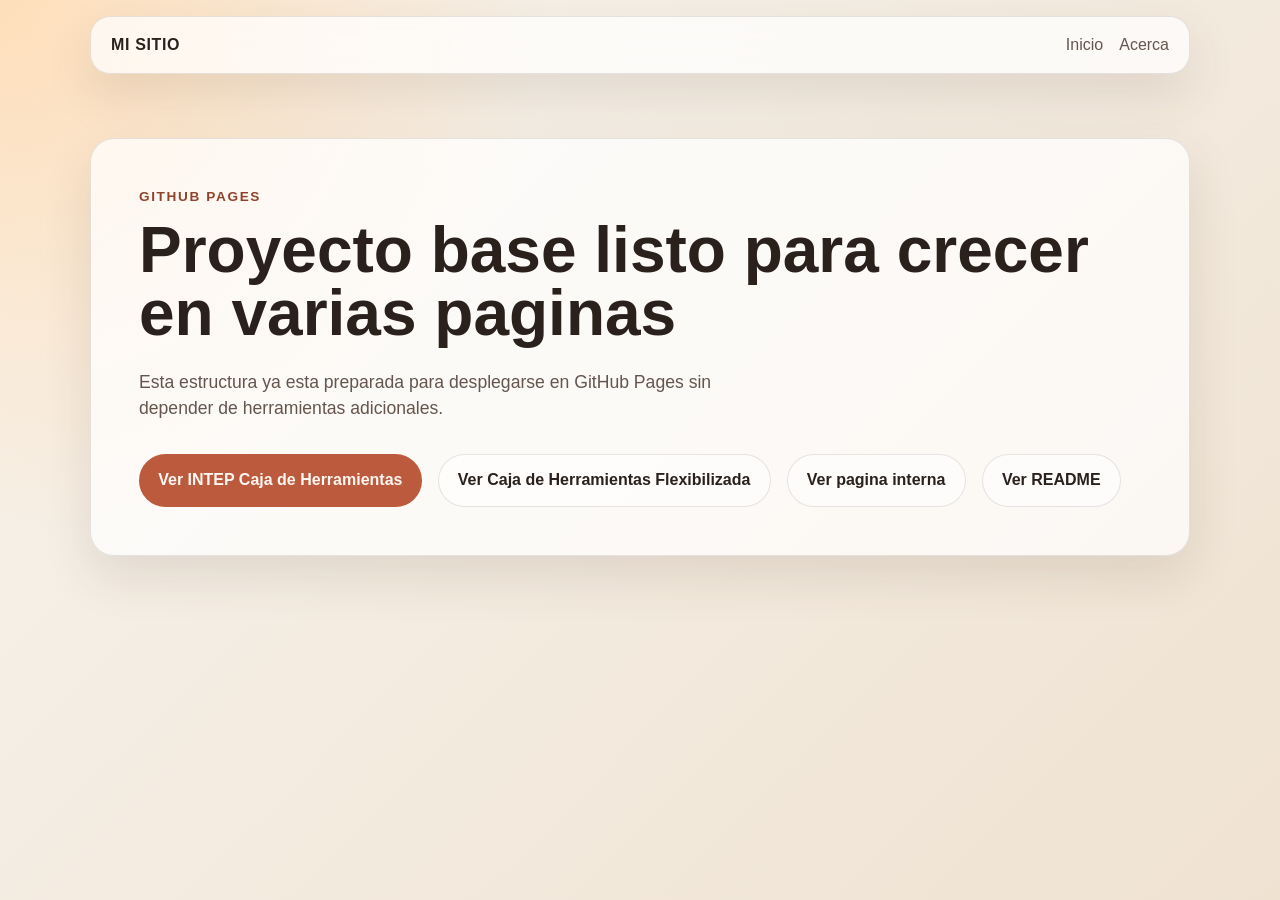
<file: index.html>
<!doctype html>
<html lang="es">
  <head>
    <meta charset="UTF-8" />
    <meta name="viewport" content="width=device-width, initial-scale=1.0" />
    <title>Mi Sitio Web</title>
    <meta
      name="description"
      content="Base inicial de un sitio multipagina listo para GitHub Pages."
    />
    <link rel="stylesheet" href="assets/css/styles.css" />
  </head>
  <body>
    <header class="site-header">
      <div class="container">
        <a class="brand" href="./">Mi Sitio</a>
        <nav class="site-nav" aria-label="Principal">
          <a href="./">Inicio</a>
          <a href="pages/acerca.html">Acerca</a>
        </nav>
      </div>
    </header>

    <main class="hero">
      <div class="container">
        <p class="eyebrow">GitHub Pages</p>
        <h1>Proyecto base listo para crecer en varias paginas</h1>
        <p class="lead">
          Esta estructura ya esta preparada para desplegarse en GitHub Pages sin
          depender de herramientas adicionales.
        </p>
        <div class="actions">
          <a class="button primary" href="intep/">
            Ver INTEP Caja de Herramientas
          </a>
          <a class="button secondary" href="intep/caja-herramientasflexible/">
            Ver Caja de Herramientas Flexibilizada
          </a>
          <a class="button secondary" href="pages/acerca.html">Ver pagina interna</a>
          <a class="button secondary" href="README.md">Ver README</a>
        </div>
      </div>
    </main>
  </body>
</html>
</file>
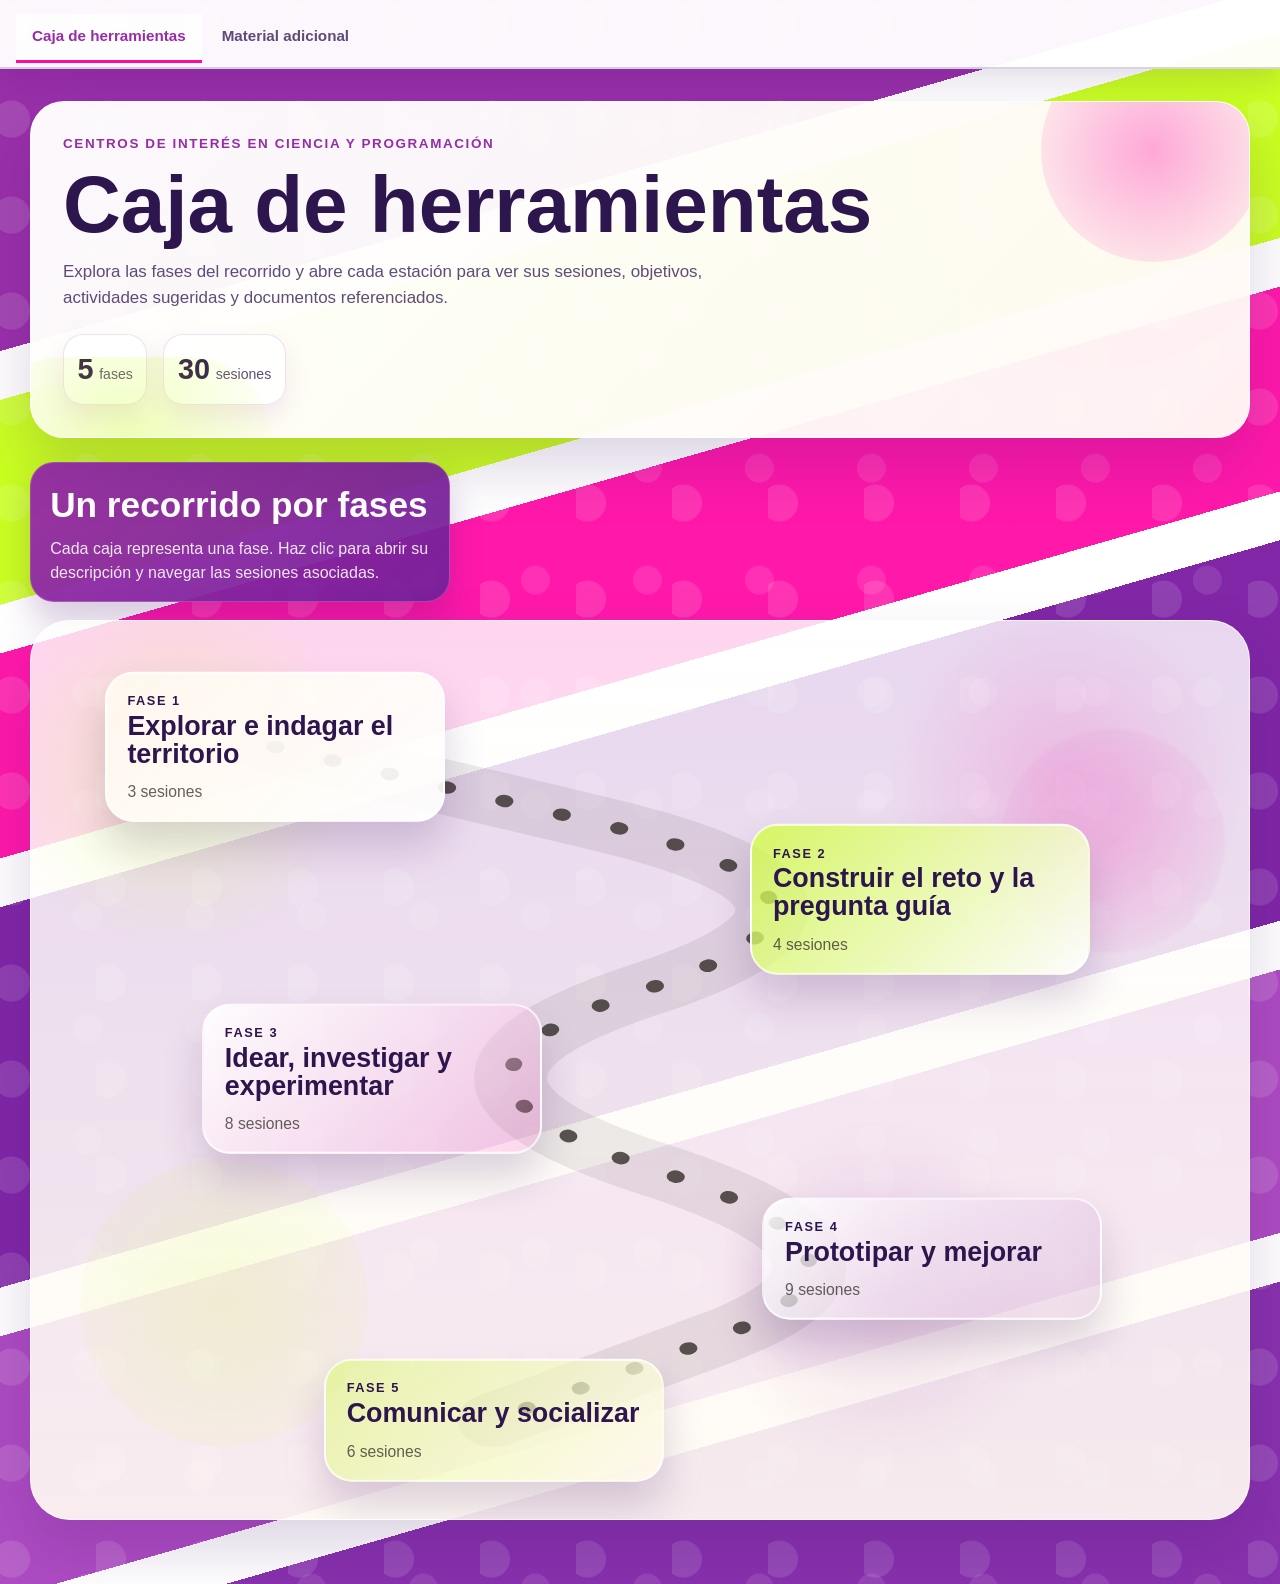
<file: intep/index.html>
<!doctype html>
<html lang="es">
  <head>
    <meta charset="UTF-8" />
    <meta http-equiv="refresh" content="0; url=./caja-herramientas/" />
    <meta name="viewport" content="width=device-width, initial-scale=1.0" />
    <title>Redirigiendo a INTEP</title>
    <script>
      window.location.replace("./caja-herramientas/");
    </script>
  </head>
  <body>
    <p>
      Redirigiendo a <a href="./caja-herramientas/">INTEP Caja de herramientas</a>.
    </p>
  </body>
</html>
</file>
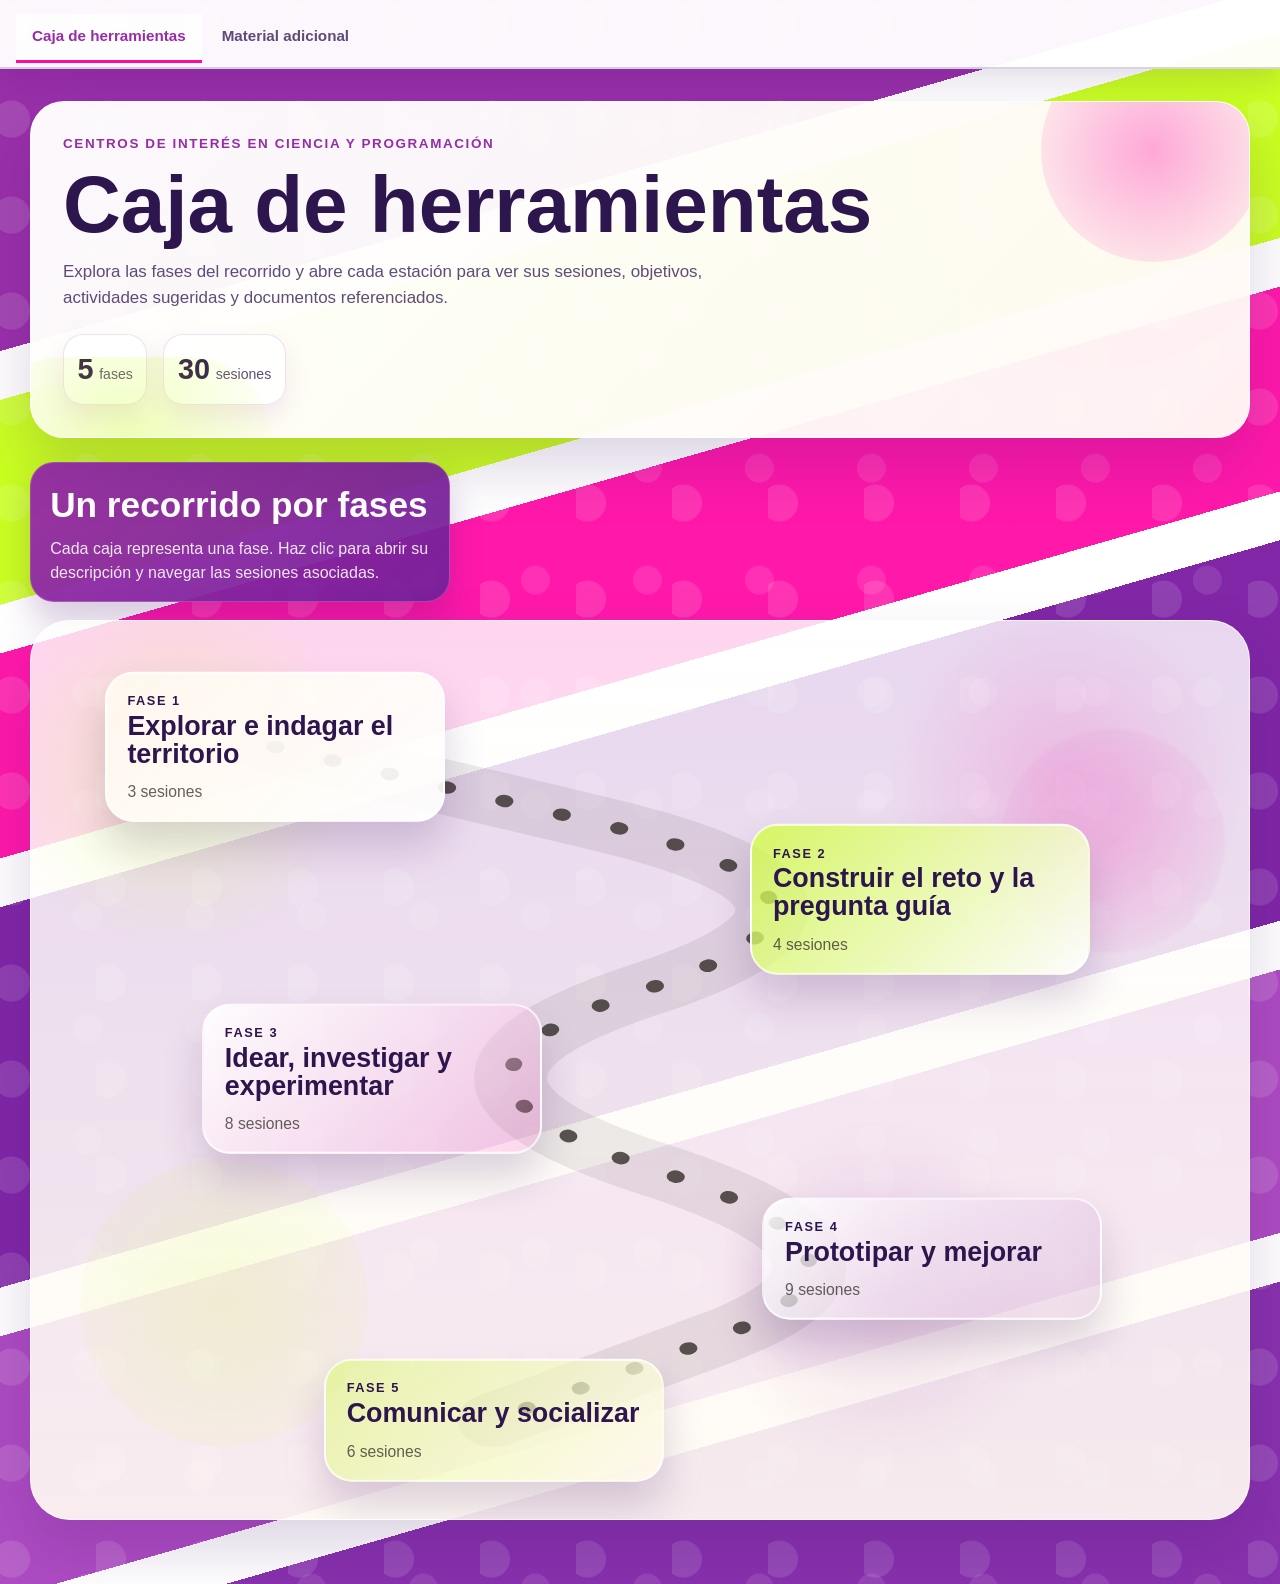
<file: intep/caja-herramientas/index.html>
<!doctype html>
<html lang="es">
  <head>
    <meta charset="UTF-8" />
    <meta name="viewport" content="width=device-width, initial-scale=1.0" />
    <title>INTEP Caja de Herramientas</title>
    <meta
      name="description"
      content="Ruta metodológica visual de la caja de herramientas de INTEP."
    />
    <link rel="stylesheet" href="../assets/css/intep-toolkit.css?v=10" />
  </head>
  <body class="toolkit-page" data-toolkit-page data-toolkit-view="journey">
    <main class="page-shell">
      <nav class="toolkit-tabs" aria-label="Secciones de INTEP">
        <a class="toolkit-tab is-active" href="../caja-herramientas/" aria-current="page">
          Caja de herramientas
        </a>
        <a class="toolkit-tab" href="../material-adicional/">Material adicional</a>
      </nav>

      <section class="intro-panel">
        <p class="eyebrow">Centros de Interés en ciencia y programación</p>
        <h1>Caja de herramientas</h1>
        <div class="intro-copy">
          <p>
            Explora las fases del recorrido y abre cada estación para ver sus
            sesiones, objetivos, actividades sugeridas y documentos
            referenciados.
          </p>
        </div>
        <div class="stats-row" data-stats></div>
      </section>

      <section class="journey-section">
        <div class="journey-copy">
          <h2>Un recorrido por fases</h2>
          <p>
            Cada caja representa una fase. Haz clic para abrir su descripción
            y navegar las sesiones asociadas.
          </p>
        </div>
        <div class="journey-board" data-journey-board>
          <svg class="route-svg" data-route-svg aria-hidden="true"></svg>
          <div class="journey-stations" data-journey-stations></div>
        </div>
      </section>
    </main>

    <div class="phase-modal" data-phase-modal hidden>
      <div class="modal-card" role="dialog" aria-modal="true" aria-labelledby="modal-title">
        <button class="modal-close" type="button" data-close-modal aria-label="Cerrar">
          ×
        </button>
        <section class="modal-hero">
          <span class="modal-kicker" data-modal-count></span>
          <h2 class="modal-title" id="modal-title" data-modal-title></h2>
          <p class="modal-description" data-modal-description></p>
        </section>
        <div class="accordion-list" data-modal-sessions></div>
        <div class="resource-link-list" data-modal-links hidden></div>
      </div>
    </div>

    <script src="../assets/data/intep-complementary-material-data.js?v=2"></script>
    <script src="../assets/data/intep-toolkit-data.js?v=8"></script>
    <script src="../assets/js/intep-toolkit.js?v=13"></script>
  </body>
</html>
</file>
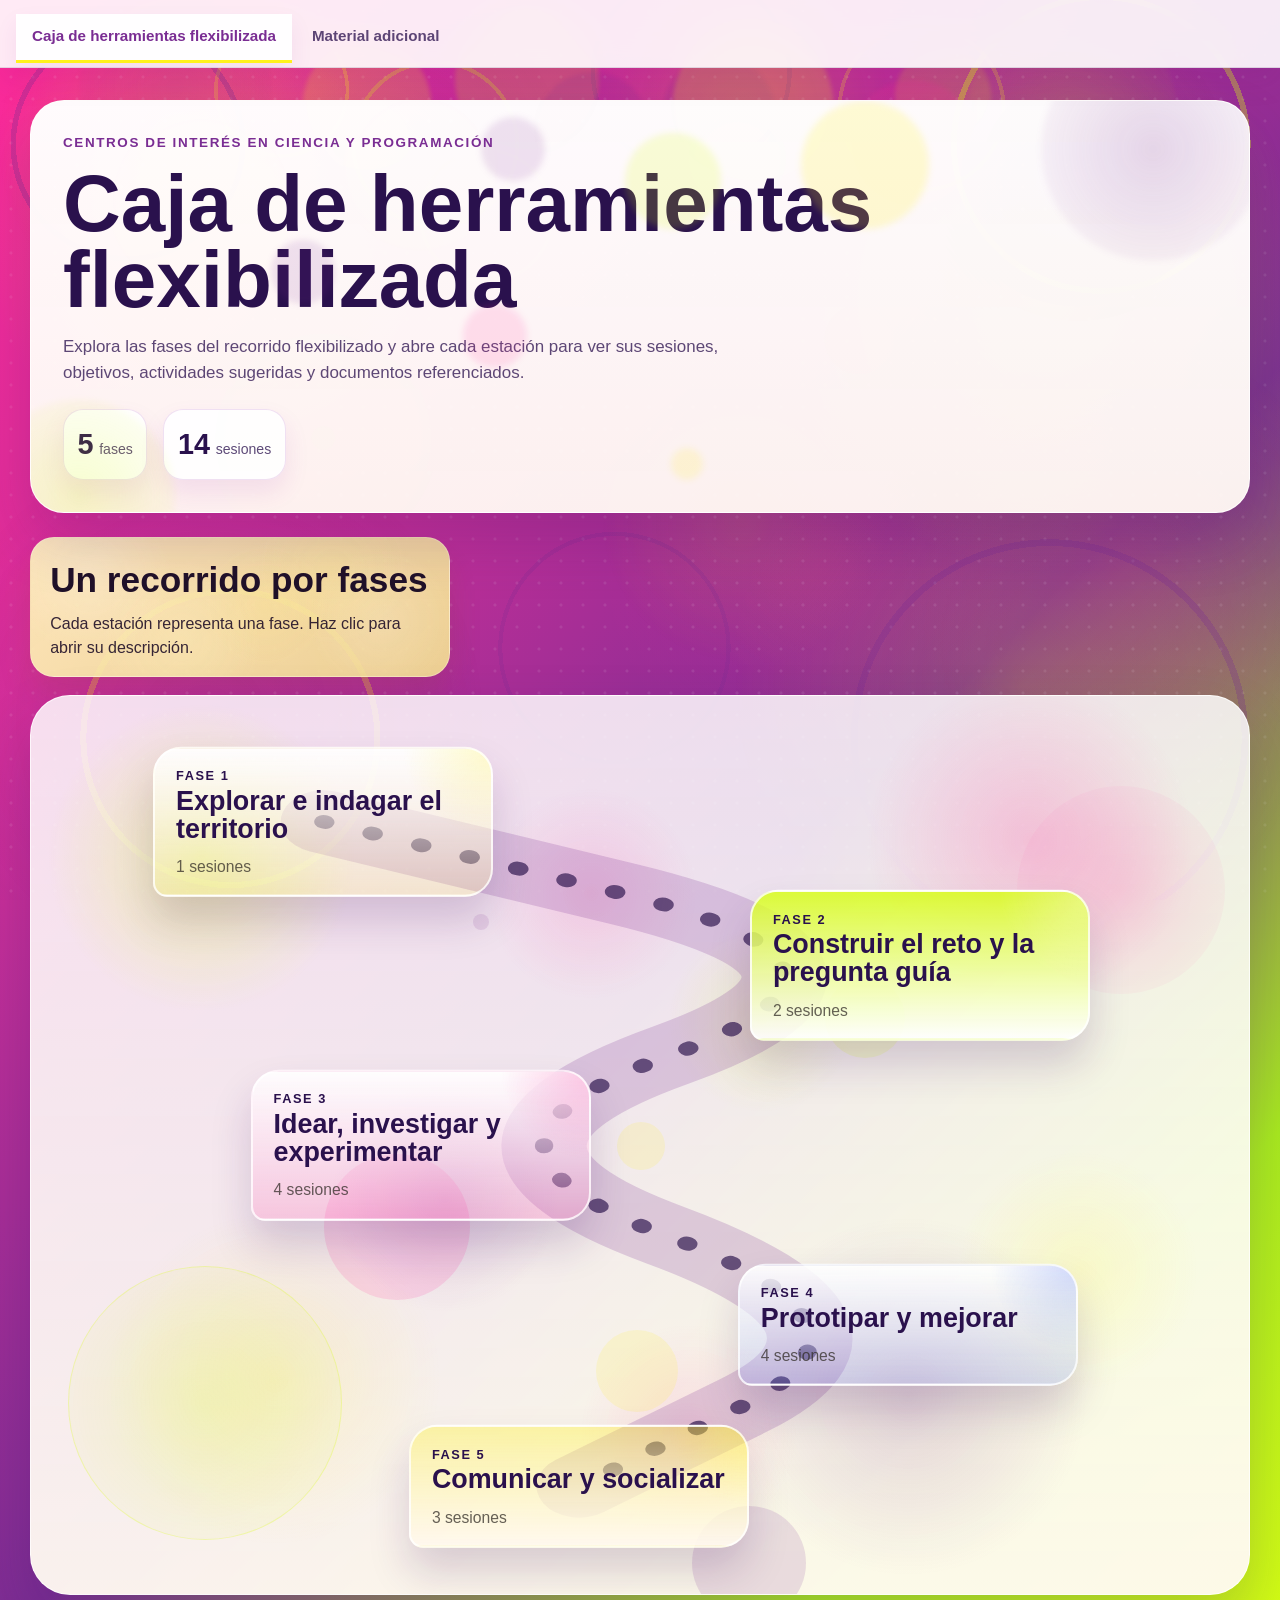
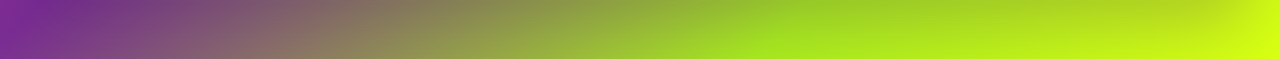
<file: intep/caja-herramientasflexible/index.html>
<!doctype html>
<html lang="es">
  <head>
    <meta charset="UTF-8" />
    <meta name="viewport" content="width=device-width, initial-scale=1.0" />
    <title>INTEP Caja de Herramientas Flexibilizada</title>
    <meta
      name="description"
      content="Ruta metodológica visual de la caja de herramientas flexibilizada de INTEP."
    />
    <link rel="stylesheet" href="../assets/css/intep-toolkit-flexible.css?v=2" />
  </head>
  <body class="toolkit-page" data-toolkit-page data-toolkit-view="journey">
    <main class="page-shell">
      <nav class="toolkit-tabs" aria-label="Secciones de INTEP">
        <a
          class="toolkit-tab is-active"
          href="../caja-herramientasflexible/index.html"
          aria-current="page"
        >
          Caja de herramientas flexibilizada
        </a>
        <a class="toolkit-tab" href="../material-adicionalflexible/index.html">
          Material adicional
        </a>
      </nav>

      <section class="intro-panel">
        <p class="eyebrow">Centros de Interés en ciencia y programación</p>
        <h1>Caja de herramientas flexibilizada</h1>
        <div class="intro-copy">
          <p>
            Explora las fases del recorrido flexibilizado y abre cada estación para
            ver sus sesiones, objetivos, actividades sugeridas y documentos
            referenciados.
          </p>
        </div>
        <div class="stats-row" data-stats></div>
      </section>

      <section class="journey-section">
        <div class="journey-copy">
          <h2>Un recorrido por fases</h2>
          <p>Cada estación representa una fase. Haz clic para abrir su descripción.</p>
        </div>
        <div class="journey-board" data-journey-board>
          <svg class="route-svg" data-route-svg aria-hidden="true"></svg>
          <div class="journey-stations" data-journey-stations></div>
        </div>
      </section>
    </main>

    <div class="phase-modal" data-phase-modal hidden>
      <div class="modal-card" role="dialog" aria-modal="true" aria-labelledby="modal-title">
        <button class="modal-close" type="button" data-close-modal aria-label="Cerrar">
          ×
        </button>
        <section class="modal-hero">
          <span class="modal-kicker" data-modal-count></span>
          <h2 class="modal-title" id="modal-title" data-modal-title></h2>
          <p class="modal-description" data-modal-description></p>
        </section>
        <div class="accordion-list" data-modal-sessions></div>
        <div class="resource-link-list" data-modal-links hidden></div>
      </div>
    </div>

    <script src="../assets/data/intep-toolkit-flexible-data.js?v=2"></script>
    <script src="../assets/js/intep-toolkit-flexible.js?v=2"></script>
  </body>
</html>
</file>
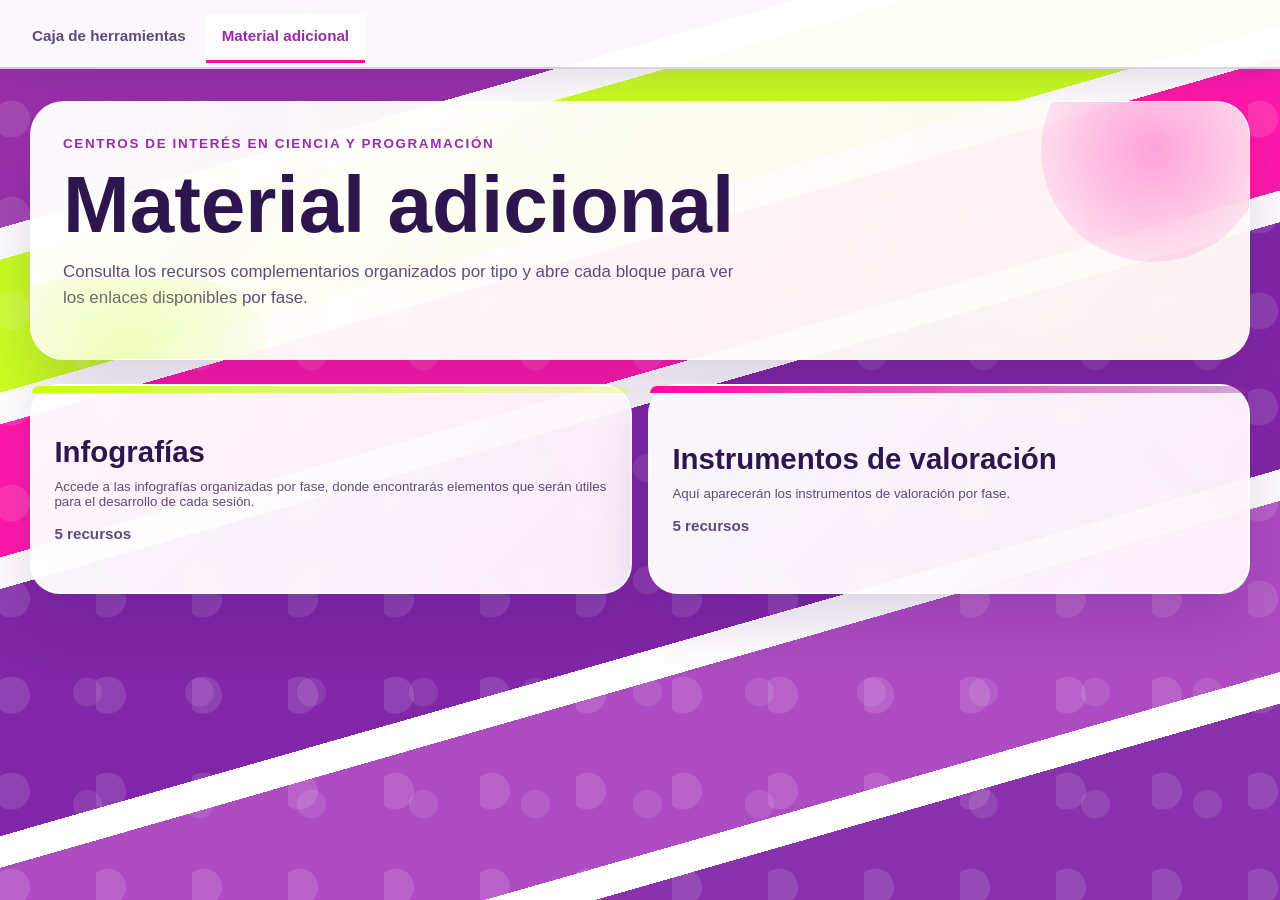
<file: intep/material-adicional/index.html>
<!doctype html>
<html lang="es">
  <head>
    <meta charset="UTF-8" />
    <meta name="viewport" content="width=device-width, initial-scale=1.0" />
    <title>INTEP Material Adicional</title>
    <meta
      name="description"
      content="Material adicional de la caja de herramientas de INTEP."
    />
    <link rel="stylesheet" href="../assets/css/intep-toolkit.css?v=7" />
  </head>
  <body class="toolkit-page" data-toolkit-page data-toolkit-view="materials">
    <main class="page-shell">
      <nav class="toolkit-tabs" aria-label="Secciones de INTEP">
        <a class="toolkit-tab" href="../caja-herramientas/">Caja de herramientas</a>
        <a class="toolkit-tab is-active" href="../material-adicional/" aria-current="page">
          Material adicional
        </a>
      </nav>

      <section class="intro-panel">
        <p class="eyebrow">Centros de Interés en ciencia y programación</p>
        <h1>Material adicional</h1>
        <div class="intro-copy">
          <p>
            Consulta los recursos complementarios organizados por tipo y abre
            cada bloque para ver los enlaces disponibles por fase.
          </p>
        </div>
      </section>

      <section class="resources-section">
        <div class="resource-grid" data-additional-materials></div>
      </section>
    </main>

    <div class="phase-modal" data-phase-modal hidden>
      <div class="modal-card" role="dialog" aria-modal="true" aria-labelledby="modal-title">
        <button class="modal-close" type="button" data-close-modal aria-label="Cerrar">
          ×
        </button>
        <section class="modal-hero">
          <span class="modal-kicker" data-modal-count></span>
          <h2 class="modal-title" id="modal-title" data-modal-title></h2>
          <p class="modal-description" data-modal-description></p>
        </section>
        <div class="accordion-list" data-modal-sessions></div>
        <div class="resource-link-list" data-modal-links hidden></div>
      </div>
    </div>

    <script src="../assets/data/intep-toolkit-data.js?v=1"></script>
    <script src="../assets/js/intep-toolkit.js?v=4"></script>
  </body>
</html>
</file>
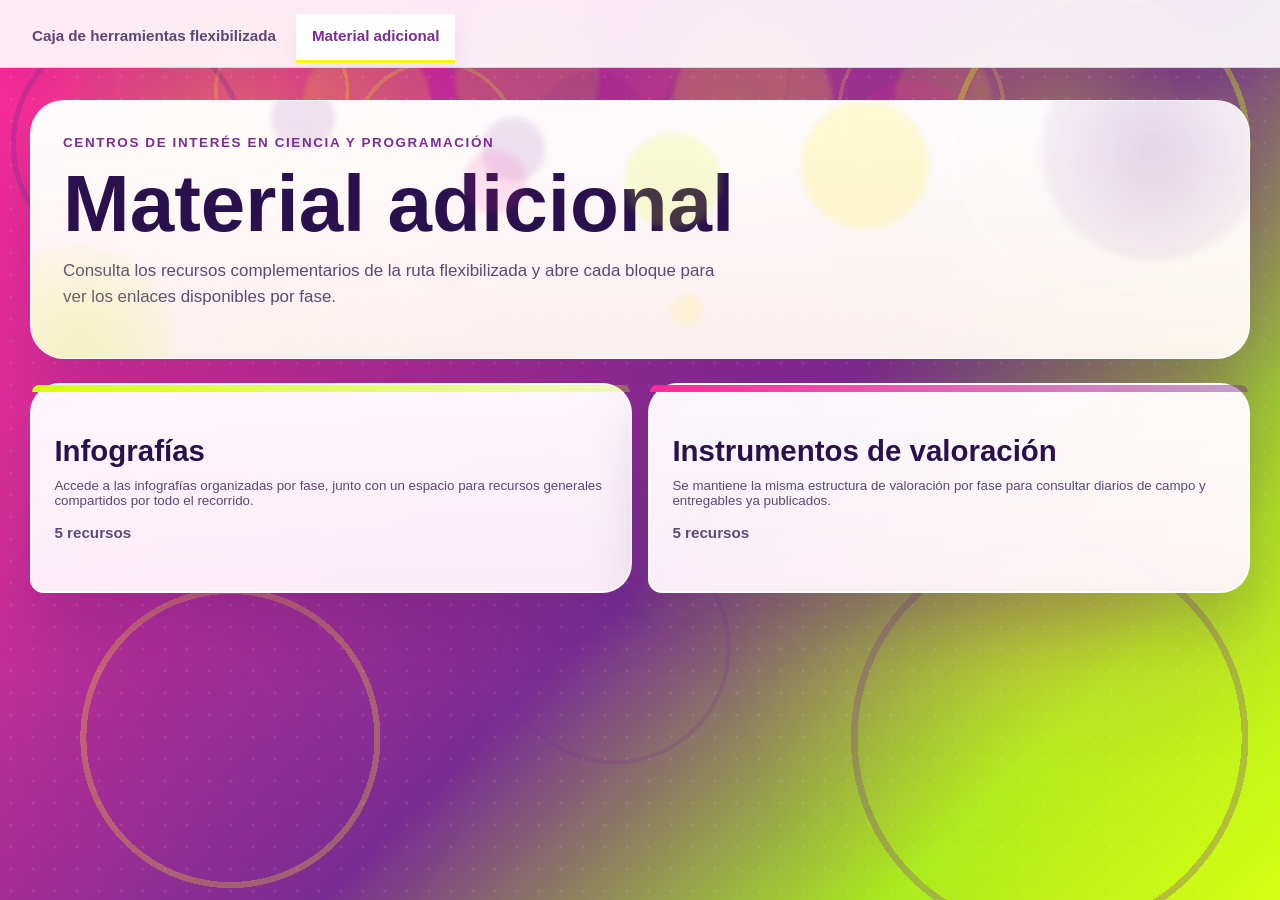
<file: intep/material-adicionalflexible/index.html>
<!doctype html>
<html lang="es">
  <head>
    <meta charset="UTF-8" />
    <meta name="viewport" content="width=device-width, initial-scale=1.0" />
    <title>INTEP Material Adicional Flexible</title>
    <meta
      name="description"
      content="Material adicional de la caja de herramientas flexibilizada de INTEP."
    />
    <link rel="stylesheet" href="../assets/css/intep-toolkit-flexible.css?v=2" />
  </head>
  <body class="toolkit-page" data-toolkit-page data-toolkit-view="materials">
    <main class="page-shell">
      <nav class="toolkit-tabs" aria-label="Secciones de INTEP">
        <a class="toolkit-tab" href="../caja-herramientasflexible/index.html">
          Caja de herramientas flexibilizada
        </a>
        <a
          class="toolkit-tab is-active"
          href="../material-adicionalflexible/index.html"
          aria-current="page"
        >
          Material adicional
        </a>
      </nav>

      <section class="intro-panel">
        <p class="eyebrow">Centros de Interés en ciencia y programación</p>
        <h1>Material adicional</h1>
        <div class="intro-copy">
          <p>
            Consulta los recursos complementarios de la ruta flexibilizada y abre
            cada bloque para ver los enlaces disponibles por fase.
          </p>
        </div>
      </section>

      <section class="resources-section">
        <div class="resource-grid" data-additional-materials></div>
      </section>
    </main>

    <div class="phase-modal" data-phase-modal hidden>
      <div class="modal-card" role="dialog" aria-modal="true" aria-labelledby="modal-title">
        <button class="modal-close" type="button" data-close-modal aria-label="Cerrar">
          ×
        </button>
        <section class="modal-hero">
          <span class="modal-kicker" data-modal-count></span>
          <h2 class="modal-title" id="modal-title" data-modal-title></h2>
          <p class="modal-description" data-modal-description></p>
        </section>
        <div class="accordion-list" data-modal-sessions></div>
        <div class="resource-link-list" data-modal-links hidden></div>
      </div>
    </div>

    <script src="../assets/data/intep-toolkit-flexible-data.js?v=2"></script>
    <script src="../assets/js/intep-toolkit-flexible.js?v=2"></script>
  </body>
</html>
</file>
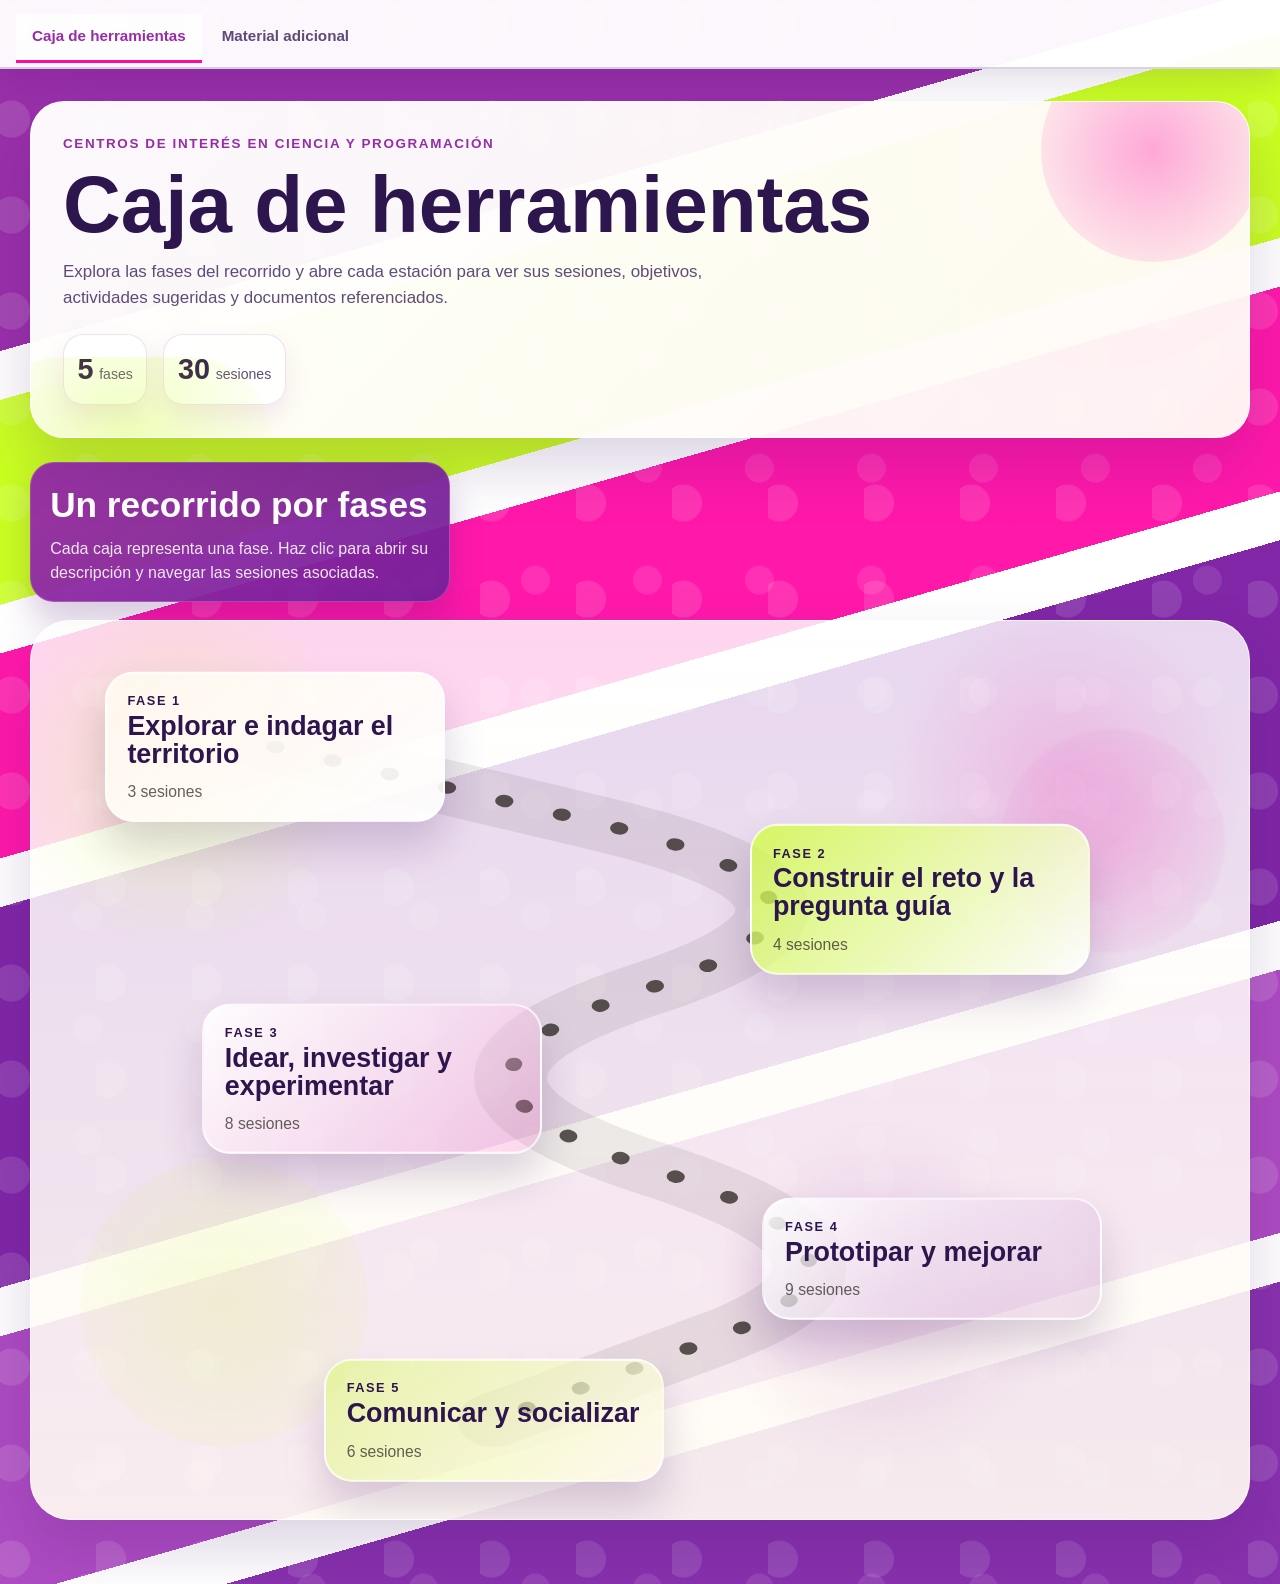
<file: pages/intep-caja-herramientas/index.html>
<!doctype html>
<html lang="es">
  <head>
    <meta charset="UTF-8" />
    <meta http-equiv="refresh" content="0; url=../../intep/caja-herramientas/" />
    <meta name="viewport" content="width=device-width, initial-scale=1.0" />
    <title>Redirigiendo a INTEP Caja de Herramientas</title>
    <script>
      window.location.replace("../../intep/caja-herramientas/");
    </script>
  </head>
  <body>
    <p>
      Redirigiendo a
      <a href="../../intep/caja-herramientas/">INTEP Caja de herramientas</a>.
    </p>
  </body>
</html>
</file>
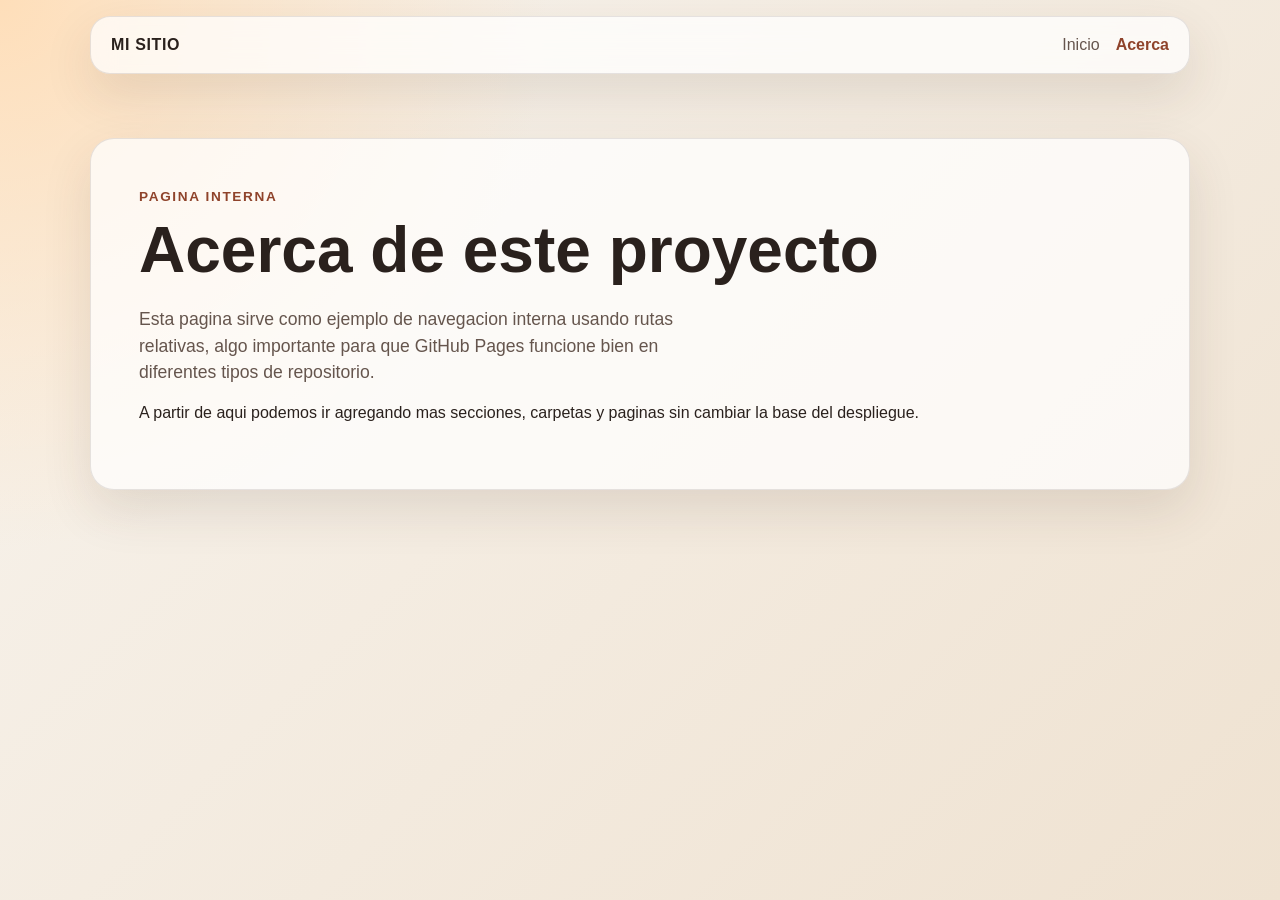
<file: pages/acerca.html>
<!doctype html>
<html lang="es">
  <head>
    <meta charset="UTF-8" />
    <meta name="viewport" content="width=device-width, initial-scale=1.0" />
    <title>Acerca | Mi Sitio Web</title>
    <link rel="stylesheet" href="../assets/css/styles.css" />
  </head>
  <body>
    <header class="site-header">
      <div class="container">
        <a class="brand" href="../">Mi Sitio</a>
        <nav class="site-nav" aria-label="Principal">
          <a href="../">Inicio</a>
          <a href="./acerca.html" aria-current="page">Acerca</a>
        </nav>
      </div>
    </header>

    <main class="page">
      <div class="container">
        <p class="eyebrow">Pagina interna</p>
        <h1>Acerca de este proyecto</h1>
        <p class="lead">
          Esta pagina sirve como ejemplo de navegacion interna usando rutas
          relativas, algo importante para que GitHub Pages funcione bien en
          diferentes tipos de repositorio.
        </p>
        <p>
          A partir de aqui podemos ir agregando mas secciones, carpetas y
          paginas sin cambiar la base del despliegue.
        </p>
      </div>
    </main>
  </body>
</html>
</file>
<file: assets/css/styles.css>
:root {
  color-scheme: light;
  --bg: #f4efe7;
  --surface: rgba(255, 255, 255, 0.72);
  --surface-border: rgba(59, 47, 47, 0.12);
  --text: #2a211d;
  --muted: #65554d;
  --accent: #bb5a3c;
  --accent-dark: #8f432b;
  --shadow: 0 20px 50px rgba(72, 48, 36, 0.12);
  --radius: 20px;
  --container: 1100px;
}

* {
  box-sizing: border-box;
}

html {
  font-family: "Avenir Next", Avenir, "Segoe UI", sans-serif;
  line-height: 1.5;
}

body {
  margin: 0;
  min-height: 100vh;
  color: var(--text);
  background:
    radial-gradient(circle at top left, rgba(255, 220, 180, 0.9), transparent 35%),
    linear-gradient(135deg, #f8f4ee 0%, #efe2d1 100%);
}

a {
  color: inherit;
  text-decoration: none;
}

.container {
  width: min(calc(100% - 2rem), var(--container));
  margin: 0 auto;
}

.site-header {
  padding: 1rem 0;
}

.site-header .container {
  display: flex;
  align-items: center;
  justify-content: space-between;
  gap: 1rem;
  padding: 1rem 1.25rem;
  background: var(--surface);
  border: 1px solid var(--surface-border);
  border-radius: var(--radius);
  box-shadow: var(--shadow);
  backdrop-filter: blur(12px);
}

.brand {
  font-weight: 800;
  letter-spacing: 0.04em;
  text-transform: uppercase;
}

.site-nav {
  display: flex;
  flex-wrap: wrap;
  gap: 1rem;
}

.site-nav a {
  color: var(--muted);
}

.site-nav a[aria-current="page"] {
  color: var(--accent-dark);
  font-weight: 700;
}

.hero,
.page {
  display: grid;
  place-items: center;
  padding: 3rem 0 5rem;
}

.hero .container,
.page .container {
  padding: 3rem;
  background: var(--surface);
  border: 1px solid var(--surface-border);
  border-radius: calc(var(--radius) + 4px);
  box-shadow: var(--shadow);
}

.eyebrow {
  margin: 0 0 0.75rem;
  color: var(--accent-dark);
  font-size: 0.85rem;
  font-weight: 800;
  letter-spacing: 0.12em;
  text-transform: uppercase;
}

h1 {
  margin: 0;
  font-size: clamp(2.2rem, 5vw, 4.6rem);
  line-height: 0.98;
}

.lead {
  max-width: 60ch;
  margin: 1.5rem 0 0;
  color: var(--muted);
  font-size: 1.1rem;
}

.actions {
  display: flex;
  flex-wrap: wrap;
  gap: 1rem;
  margin-top: 2rem;
}

.button {
  display: inline-flex;
  align-items: center;
  justify-content: center;
  min-height: 48px;
  padding: 0.85rem 1.2rem;
  border-radius: 999px;
  font-weight: 700;
  transition:
    transform 180ms ease,
    background-color 180ms ease,
    color 180ms ease;
}

.button:hover {
  transform: translateY(-1px);
}

.button.primary {
  color: #fff7f1;
  background: var(--accent);
}

.button.primary:hover {
  background: var(--accent-dark);
}

.button.secondary {
  border: 1px solid var(--surface-border);
  background: rgba(255, 255, 255, 0.55);
}

.not-found {
  min-height: 100vh;
}

@media (max-width: 720px) {
  .site-header .container,
  .hero .container,
  .page .container {
    padding: 1.25rem;
  }

  h1 {
    font-size: clamp(2rem, 12vw, 3rem);
  }
}
</file>
<file: intep/assets/css/intep-toolkit.css>
:root {
  color-scheme: light;
  --bg: #c9ff11;
  --bg-soft: #fffdf6;
  --ink: #2d154d;
  --muted: rgba(45, 21, 77, 0.76);
  --line: rgba(45, 21, 77, 0.14);
  --lime: #c8ff18;
  --pink: #ff0aa5;
  --violet: #972ca8;
  --pearl: #fffdf7;
  --sky: #2b62ff;
  --shadow: 0 28px 60px rgba(59, 18, 98, 0.18);
  --radius-xl: 34px;
  --radius-lg: 26px;
  --radius-md: 20px;
  --container: 1220px;
}

* {
  box-sizing: border-box;
}

html {
  font-family: "Avenir Next", Avenir, "Segoe UI", sans-serif;
  line-height: 1.5;
}

body {
  margin: 0;
  color: var(--ink);
  background:
    radial-gradient(circle at 12% 24%, rgba(255, 255, 255, 0.12) 0 18px, transparent 19px)
      0 0 / 96px 96px,
    radial-gradient(circle at 78% 18%, rgba(255, 255, 255, 0.1) 0 14px, transparent 15px)
      0 0 / 112px 112px,
    linear-gradient(
      164deg,
      rgba(151, 44, 168, 0.98) 0 18%,
      rgba(255, 255, 255, 0.94) 18% 20.5%,
      rgba(200, 255, 24, 0.96) 20.5% 31%,
      rgba(255, 255, 255, 0.95) 31% 33.5%,
      rgba(255, 10, 165, 0.94) 33.5% 44%,
      rgba(255, 255, 255, 0.95) 44% 46.5%,
      rgba(126, 34, 165, 0.98) 46.5% 66%,
      rgba(255, 255, 255, 0.94) 66% 68.5%,
      rgba(172, 72, 193, 0.98) 68.5% 82%,
      rgba(255, 255, 255, 0.94) 82% 84.5%,
      rgba(134, 45, 172, 0.98) 84.5% 100%
    );
}

body.modal-open {
  overflow: hidden;
}

a {
  color: inherit;
  text-decoration: none;
}

.toolkit-page {
  min-height: 100vh;
}

.page-shell {
  width: min(calc(100% - 2rem), var(--container));
  margin: 0 auto;
  padding: 0 0 4rem;
}

.intro-panel {
  position: relative;
  overflow: hidden;
  margin-top: 2rem;
  padding: 2rem;
  border: 1px solid rgba(255, 255, 255, 0.82);
  border-radius: var(--radius-xl);
  background:
    linear-gradient(135deg, rgba(255, 255, 255, 0.97), rgba(255, 250, 245, 0.96)),
    radial-gradient(circle at 88% 20%, rgba(255, 10, 165, 0.2), transparent 24%),
    radial-gradient(circle at 12% 86%, rgba(200, 255, 24, 0.26), transparent 20%);
  box-shadow: var(--shadow);
}

.intro-panel::before,
.intro-panel::after {
  content: "";
  position: absolute;
  border-radius: 999px;
}

.intro-panel::before {
  top: -4rem;
  right: -1rem;
  width: 14rem;
  height: 14rem;
  background: radial-gradient(circle, rgba(255, 10, 165, 0.34), rgba(255, 10, 165, 0));
}

.intro-panel::after {
  left: -3rem;
  bottom: -5rem;
  width: 18rem;
  height: 10rem;
  background: radial-gradient(circle, rgba(200, 255, 24, 0.28), rgba(200, 255, 24, 0));
}

.eyebrow {
  margin: 0 0 0.8rem;
  color: var(--violet);
  font-size: 0.84rem;
  font-weight: 900;
  letter-spacing: 0.12em;
  text-transform: uppercase;
}

.intro-panel h1 {
  margin: 0;
  font-size: clamp(2.8rem, 7vw, 5rem);
  line-height: 0.95;
}

.intro-copy {
  max-width: 72ch;
  margin-top: 1rem;
  color: var(--muted);
  font-size: 1.06rem;
}

.stats-row {
  display: flex;
  flex-wrap: wrap;
  gap: 1rem;
  margin-top: 1.5rem;
}

.toolkit-tabs {
  display: flex;
  align-items: flex-end;
  gap: 0.25rem;
  margin-bottom: 1.25rem;
  margin-left: calc(50% - 50vw);
  margin-right: calc(50% - 50vw);
  padding: 0.85rem 1rem 0.2rem;
  width: 100vw;
  overflow-x: auto;
  position: sticky;
  top: 0;
  z-index: 10;
  border-bottom: 2px solid rgba(45, 21, 77, 0.18);
  background: rgba(255, 255, 255, 0.96);
  box-shadow: 0 14px 26px rgba(59, 18, 98, 0.12);
  scrollbar-width: thin;
}

.toolkit-tab {
  display: inline-flex;
  align-items: center;
  justify-content: center;
  flex: 0 0 auto;
  min-height: 42px;
  padding: 0.7rem 1rem 0.8rem;
  border-bottom: 3px solid transparent;
  color: var(--muted);
  font-size: 0.95rem;
  font-weight: 800;
  white-space: nowrap;
  transition:
    background-color 160ms ease,
    color 160ms ease,
    border-color 160ms ease;
}

.toolkit-tab:hover,
.toolkit-tab:focus-visible {
  color: var(--ink);
  background: rgba(255, 255, 255, 0.34);
  outline: none;
}

.toolkit-tab.is-active {
  color: var(--violet);
  background: rgba(255, 255, 255, 0.82);
  border-color: var(--pink);
}

.stat-card {
  display: inline-flex;
  align-items: baseline;
  gap: 0.35rem;
  width: fit-content;
  min-width: auto;
  padding: 0.8rem 0.85rem;
  border: 1px solid rgba(151, 44, 168, 0.14);
  border-radius: 20px;
  background: rgba(255, 255, 255, 0.9);
  box-shadow: 0 12px 24px rgba(151, 44, 168, 0.1);
}

.stat-card strong {
  display: inline;
  font-size: 1.8rem;
}

.stat-card span {
  display: inline;
  color: var(--muted);
  font-size: 0.88rem;
  white-space: nowrap;
}

.journey-section {
  margin-top: 1.5rem;
}

.resources-section {
  margin-top: 1.5rem;
}

.journey-copy {
  max-width: 420px;
  margin-bottom: 1.1rem;
  padding: 1rem 1.2rem;
  border: 1px solid rgba(255, 255, 255, 0.18);
  border-radius: 24px;
  background: linear-gradient(135deg, rgba(151, 44, 168, 0.96), rgba(116, 32, 153, 0.94));
  box-shadow: 0 18px 34px rgba(81, 17, 110, 0.22);
}

.journey-copy h2 {
  margin: 0 0 0.35rem;
  color: #fff;
  font-size: clamp(1.5rem, 4vw, 2.2rem);
}

.journey-copy p {
  margin: 0;
  color: rgba(255, 255, 255, 0.88);
}

.resources-copy {
  max-width: 520px;
  margin-bottom: 1.1rem;
  padding: 1rem 1.2rem;
  border: 1px solid rgba(255, 255, 255, 0.18);
  border-radius: 24px;
  background: linear-gradient(135deg, rgba(151, 44, 168, 0.96), rgba(116, 32, 153, 0.94));
  box-shadow: 0 18px 34px rgba(81, 17, 110, 0.22);
}

.resources-copy h2 {
  margin: 0 0 0.35rem;
  color: #fff;
  font-size: clamp(1.5rem, 4vw, 2.2rem);
}

.resources-copy p {
  margin: 0;
  color: rgba(255, 255, 255, 0.88);
}

.journey-board {
  position: relative;
  min-height: 900px;
  overflow: hidden;
  padding: 1.5rem;
  border: 1px solid rgba(255, 255, 255, 0.76);
  border-radius: 40px;
  background:
    radial-gradient(circle at 12% 16%, rgba(205, 255, 47, 0.22), transparent 14%),
    radial-gradient(circle at 85% 18%, rgba(239, 28, 167, 0.18), transparent 14%),
    radial-gradient(circle at 70% 75%, rgba(149, 51, 161, 0.14), transparent 16%),
    linear-gradient(180deg, rgba(255, 255, 255, 0.82), rgba(255, 250, 243, 0.92));
  box-shadow: var(--shadow);
}

.journey-board::before,
.journey-board::after {
  content: "";
  position: absolute;
  border-radius: 999px;
  filter: blur(1px);
}

.journey-board::before {
  inset: auto auto 8% 4%;
  width: 18rem;
  height: 18rem;
  background: radial-gradient(circle, rgba(205, 255, 47, 0.16), rgba(205, 255, 47, 0));
}

.journey-board::after {
  inset: 12% 2% auto auto;
  width: 14rem;
  height: 14rem;
  background: radial-gradient(circle, rgba(239, 28, 167, 0.12), rgba(239, 28, 167, 0));
}

.route-svg {
  position: absolute;
  inset: 0;
  width: 100%;
  height: 100%;
  display: block;
  z-index: 1;
}

.route-guide,
.route-dots {
  fill: none;
  stroke-linecap: round;
  stroke-linejoin: round;
}

.route-guide {
  stroke: rgba(47, 42, 36, 0.09);
  stroke-width: 6;
}

.route-dots {
  stroke: rgba(47, 42, 36, 0.78);
  stroke-width: 1.35;
  stroke-dasharray: 0.1 3.4;
}

.journey-stations {
  position: absolute;
  inset: 0;
  z-index: 2;
}

.station {
  position: absolute;
  width: min(340px, 32vw);
  padding: 1.2rem 1.3rem;
  border: 2px solid rgba(255, 255, 255, 0.72);
  border-radius: 28px;
  color: var(--ink);
  text-align: left;
  transform: translate(-50%, -50%);
  cursor: pointer;
  box-shadow: 0 24px 40px rgba(62, 17, 97, 0.18);
  transition:
    transform 180ms ease,
    box-shadow 180ms ease;
}

.station:hover,
.station:focus-visible {
  transform: translate(-50%, -53%);
  box-shadow: 0 28px 48px rgba(69, 52, 38, 0.16);
  outline: none;
}

.station-label,
.station-meta {
  display: block;
}

.station-label {
  margin-bottom: 0.3rem;
  font-size: 0.8rem;
  font-weight: 900;
  letter-spacing: 0.12em;
  text-transform: uppercase;
}

.station strong {
  display: block;
  font-size: clamp(1.5rem, 2.1vw, 2.1rem);
  line-height: 1.04;
}

.station-meta {
  margin-top: 0.9rem;
  color: rgba(47, 42, 36, 0.74);
  font-size: 0.98rem;
}

.station-tone-1 {
  background: linear-gradient(135deg, rgba(255, 248, 238, 0.98), rgba(255, 255, 255, 0.9));
}

.station-tone-2 {
  background: linear-gradient(135deg, rgba(205, 255, 47, 0.72), rgba(255, 255, 255, 0.9));
}

.station-tone-3 {
  background: linear-gradient(135deg, rgba(255, 255, 255, 0.92), rgba(239, 28, 167, 0.16));
}

.station-tone-4 {
  background: linear-gradient(135deg, rgba(255, 255, 255, 0.92), rgba(149, 51, 161, 0.16));
}

.station-tone-5 {
  background: linear-gradient(135deg, rgba(205, 255, 47, 0.36), rgba(255, 248, 238, 0.96));
}

.resource-grid {
  display: grid;
  grid-template-columns: repeat(2, minmax(0, 1fr));
  gap: 1rem;
}

.resource-card {
  position: relative;
  min-height: 210px;
  padding: 1.4rem;
  border: 2px solid rgba(255, 255, 255, 0.74);
  border-radius: 30px;
  background:
    linear-gradient(135deg, rgba(255, 255, 255, 0.96), rgba(255, 245, 252, 0.96)),
    radial-gradient(circle at top right, rgba(151, 44, 168, 0.18), transparent 28%);
  box-shadow: var(--shadow);
  color: var(--ink);
  text-align: left;
  cursor: pointer;
  transition:
    transform 180ms ease,
    box-shadow 180ms ease;
}

.resource-card:hover,
.resource-card:focus-visible {
  transform: translateY(-3px);
  box-shadow: 0 28px 48px rgba(69, 52, 38, 0.16);
  outline: none;
}

.resource-card::before {
  content: "";
  position: absolute;
  inset: 0 auto auto 0;
  width: 100%;
  height: 0.4rem;
  border-radius: 30px 30px 0 0;
}

.resource-card-label,
.resource-card-meta {
  display: block;
}

.resource-card-label {
  margin-bottom: 0.75rem;
  font-size: 0.78rem;
  font-weight: 900;
  letter-spacing: 0.12em;
  text-transform: uppercase;
}

.resource-card strong {
  display: block;
  font-size: clamp(1.6rem, 2.3vw, 2.2rem);
  line-height: 1.05;
}

.resource-card p {
  margin: 0.7rem 0 0;
  color: var(--muted);
}

.resource-card-meta {
  margin-top: 1rem;
  font-size: 0.95rem;
  font-weight: 700;
  color: rgba(45, 21, 77, 0.76);
}

.resource-tone-1::before {
  background: linear-gradient(90deg, var(--lime), rgba(205, 255, 47, 0.28));
}

.resource-tone-2::before {
  background: linear-gradient(90deg, var(--pink), rgba(149, 51, 161, 0.4));
}

.phase-modal {
  position: fixed;
  inset: 0;
  z-index: 20;
  display: grid;
  place-items: center;
  padding: 1.25rem;
  background: rgba(23, 19, 23, 0.46);
  backdrop-filter: blur(10px);
}

.phase-modal[hidden] {
  display: none;
}

.modal-card {
  position: relative;
  width: min(980px, 100%);
  max-height: min(88vh, 960px);
  overflow: auto;
  padding: 1.4rem;
  border: 1px solid rgba(255, 255, 255, 0.74);
  border-radius: 34px;
  background:
    linear-gradient(135deg, rgba(255, 255, 255, 0.98), rgba(255, 249, 253, 0.98)),
    radial-gradient(circle at top right, rgba(255, 10, 165, 0.22), transparent 28%);
  box-shadow: 0 36px 84px rgba(0, 0, 0, 0.22);
}

.modal-card::before {
  content: "";
  position: absolute;
  top: 0;
  left: 0;
  width: 15rem;
  height: 0.7rem;
  border-radius: 0 0 999px 0;
  background: linear-gradient(90deg, var(--lime), var(--pink), var(--violet));
}

.modal-close {
  position: sticky;
  top: 0;
  z-index: 2;
  display: inline-flex;
  align-items: center;
  justify-content: center;
  width: 3rem;
  height: 3rem;
  margin-left: auto;
  border: 0;
  border-radius: 999px;
  background: rgba(47, 42, 36, 0.06);
  font-size: 1.7rem;
  cursor: pointer;
}

.modal-hero {
  padding: 1.3rem;
  border: 1px solid rgba(47, 42, 36, 0.08);
  border-radius: 26px;
  background:
    linear-gradient(135deg, rgba(255, 255, 255, 0.96), rgba(255, 250, 241, 0.94)),
    radial-gradient(circle at right, rgba(200, 255, 24, 0.28), transparent 30%);
}

.modal-kicker {
  display: inline-flex;
  align-items: center;
  gap: 0.4rem;
  padding: 0.35rem 0.78rem;
  border-radius: 999px;
  background: rgba(205, 255, 47, 0.5);
  font-size: 0.78rem;
  font-weight: 900;
  letter-spacing: 0.08em;
  text-transform: uppercase;
}

.modal-title {
  margin: 0.9rem 0 0.5rem;
  font-size: clamp(1.8rem, 4vw, 2.8rem);
  line-height: 1.02;
}

.modal-description {
  margin: 0;
  color: var(--muted);
}

.accordion-list {
  display: grid;
  gap: 0.9rem;
  margin-top: 1.2rem;
}

.resource-link-list {
  display: grid;
  gap: 0.75rem;
  margin-top: 0.6rem;
}

.resource-link-list[hidden] {
  display: none;
}

.session-card {
  overflow: hidden;
  border: 1px solid rgba(47, 42, 36, 0.1);
  border-radius: 22px;
  background: rgba(255, 255, 255, 0.86);
}

.session-card summary {
  display: flex;
  align-items: center;
  justify-content: space-between;
  gap: 1rem;
  padding: 1rem 1.15rem;
  list-style: none;
  cursor: pointer;
  font-weight: 800;
}

.session-card summary::-webkit-details-marker {
  display: none;
}

.session-chevron {
  width: 14px;
  height: 14px;
  border-right: 3px solid currentColor;
  border-bottom: 3px solid currentColor;
  transform: rotate(45deg);
  transition: transform 160ms ease;
}

.session-card[open] .session-chevron {
  transform: rotate(225deg);
}

.session-content {
  display: grid;
  gap: 0.85rem;
  padding: 0 1.15rem 1.15rem;
}

.detail-block {
  padding: 0.95rem 1rem;
  border-radius: 18px;
}

.detail-objective {
  background: rgba(200, 255, 24, 0.22);
}

.detail-skills {
  background: rgba(255, 10, 165, 0.1);
}

.detail-activity {
  background: rgba(151, 44, 168, 0.12);
}

.detail-pages {
  background: rgba(200, 255, 24, 0.16);
}

.detail-documents {
  background: rgba(255, 248, 238, 0.96);
  border: 1px solid rgba(47, 42, 36, 0.08);
}

.detail-recommendation-group {
  background: rgba(151, 44, 168, 0.1);
  border: 1px solid rgba(47, 42, 36, 0.08);
}

.recommendation-subsection + .recommendation-subsection {
  margin-top: 0.9rem;
  padding-top: 0.9rem;
  border-top: 1px solid rgba(47, 42, 36, 0.1);
}

.detail-complementary {
  background: rgba(200, 255, 24, 0.16);
  border: 1px solid rgba(47, 42, 36, 0.08);
}

.complementary-document-list {
  margin-top: 0.75rem;
}

.session-content h4 {
  margin: 0 0 0.3rem;
  font-size: 0.82rem;
  font-weight: 900;
  letter-spacing: 0.08em;
  text-transform: uppercase;
}

.session-content p {
  margin: 0;
  color: var(--muted);
}

.rich-copy {
  display: grid;
  gap: 0.3rem;
  color: var(--muted);
}

.chip-row {
  display: flex;
  flex-wrap: wrap;
  gap: 0.45rem;
}

.chip {
  padding: 0.4rem 0.72rem;
  border-radius: 999px;
  background: rgba(255, 255, 255, 0.8);
  font-size: 0.84rem;
}

.document-list {
  display: grid;
  gap: 0.5rem;
  margin: 0;
  padding: 0;
  list-style: none;
}

.document-link {
  display: inline-flex;
  align-items: center;
  gap: 0.5rem;
  padding: 0.84rem 0.96rem;
  border-radius: 16px;
  background: rgba(149, 51, 161, 0.08);
  font-weight: 700;
  transition:
    transform 160ms ease,
    background-color 160ms ease;
}

.document-link:hover {
  transform: translateY(-1px);
  background: rgba(239, 28, 167, 0.1);
}

.document-link.is-muted {
  background: rgba(47, 42, 36, 0.07);
}

.document-link[aria-disabled="true"] {
  cursor: default;
}

.document-link-small {
  font-size: 0.84rem;
  font-weight: 600;
}

.document-tag {
  padding: 0.16rem 0.4rem;
  border-radius: 999px;
  background: rgba(205, 255, 47, 0.5);
  font-size: 0.72rem;
  font-weight: 900;
}

.document-notice-list {
  display: grid;
  gap: 0.35rem;
  margin: 0.9rem 0 0;
  padding-left: 1.1rem;
  color: var(--muted);
  font-size: 0.78rem;
}

.document-notice-list li {
  line-height: 1.45;
}

.document-notice-icon {
  display: inline-block;
  margin-right: 0.18rem;
  font-size: 1.7em;
  line-height: 1;
  vertical-align: -0.04em;
}

.document-notice-list code {
  font-family: inherit;
  font-size: inherit;
  font-weight: 800;
  color: var(--ink);
}

.document-notice-list strong {
  color: var(--ink);
  font-weight: 800;
}

.empty-copy {
  color: var(--muted);
}

.valuation-table {
  width: 100%;
  margin-top: 0.2rem;
  border: 1px solid rgba(45, 21, 77, 0.32);
  border-collapse: collapse;
  background: rgba(255, 255, 255, 0.98);
  table-layout: fixed;
}

.valuation-table th,
.valuation-table td {
  padding: 0.95rem 0.85rem;
  color: var(--ink);
  text-align: center;
  vertical-align: middle;
  background: rgba(255, 255, 255, 0.92);
  border: 1px solid rgba(45, 21, 77, 0.32);
}

.valuation-table th {
  background: linear-gradient(135deg, rgba(151, 44, 168, 0.92), rgba(186, 110, 206, 0.9));
  color: #fff;
  font-size: 1rem;
  font-weight: 800;
}

.valuation-table td {
  font-size: 0.8rem;
}

.valuation-table tbody tr:nth-child(odd) td {
  background: rgba(255, 248, 252, 0.96);
}

.valuation-table tbody tr:nth-child(even) td {
  background: rgba(247, 241, 250, 0.96);
}

.valuation-phase {
  font-weight: 800;
  background: rgba(200, 255, 24, 0.18);
}

.valuation-link {
  display: inline;
  color: var(--violet);
  font-size: 0.8rem;
  font-weight: 600;
  line-height: 1.35;
  text-align: center;
  text-decoration: underline;
  text-decoration-thickness: 1px;
  text-underline-offset: 0.15em;
}

.valuation-link::before {
  content: "Link: ";
  color: var(--muted);
  font-weight: 700;
  text-decoration: none;
}

.valuation-link:hover,
.valuation-link:focus-visible {
  color: var(--pink);
  outline: none;
}

.valuation-empty {
  display: block;
  width: 100%;
  min-height: 1.25rem;
}

@media (max-width: 980px) {
  .station {
    width: min(300px, 42vw);
  }
}

@media (max-width: 760px) {
  .page-shell {
    width: min(calc(100% - 1rem), var(--container));
    padding: 0 0 2rem;
  }

  .intro-panel,
  .journey-board,
  .modal-card {
    border-radius: 24px;
  }

  .intro-panel,
  .modal-card {
    padding: 1rem;
  }

  .intro-panel {
    margin-top: 1rem;
  }

  .journey-board {
    min-height: 1160px;
    padding: 1rem 0.85rem;
  }

  .toolkit-tabs {
    margin-bottom: 1rem;
  }

  .station {
    width: min(248px, calc(100vw - 3rem));
    padding: 1.05rem 1rem;
    border-radius: 24px;
  }

  .station strong {
    font-size: clamp(1.05rem, 7vw, 1.7rem);
  }

  .station-label {
    font-size: 0.72rem;
  }

  .station-meta {
    margin-top: 0.65rem;
    font-size: 0.92rem;
  }

  .route-guide {
    stroke-width: 8;
    stroke: rgba(47, 42, 36, 0.12);
  }

  .route-dots {
    stroke-width: 1.7;
    stroke: rgba(47, 42, 36, 0.72);
    stroke-dasharray: 0.1 3;
  }

  .resource-grid {
    grid-template-columns: 1fr;
  }

  .resource-card {
    min-height: auto;
    padding: 1.15rem 1rem;
    border-radius: 24px;
  }

  .valuation-table th,
  .valuation-table td {
    padding: 0.75rem 0.55rem;
  }

  .valuation-table th {
    font-size: 0.92rem;
  }

  .valuation-table td,
  .valuation-link {
    font-size: 0.76rem;
  }
}
</file>
<file: intep/assets/css/intep-toolkit-flexible.css>
:root {
  color-scheme: light;
  --bg: #d7ff12;
  --bg-soft: #fffdf6;
  --ink: #2a114d;
  --muted: rgba(42, 17, 77, 0.76);
  --line: rgba(42, 17, 77, 0.16);
  --lime: #d7ff12;
  --pink: #ff2a9a;
  --violet: #7a2d93;
  --pearl: #fffdf7;
  --sky: #3157ff;
  --sun: #fff21c;
  --shadow: 0 28px 60px rgba(59, 18, 98, 0.2);
  --radius-xl: 34px;
  --radius-lg: 26px;
  --radius-md: 20px;
  --container: 1220px;
}

* {
  box-sizing: border-box;
}

html {
  font-family: "Avenir Next", Avenir, "Segoe UI", sans-serif;
  line-height: 1.5;
}

body {
  position: relative;
  margin: 0;
  color: var(--ink);
  background:
    radial-gradient(circle at 18% 14%, rgba(255, 242, 28, 0.24), transparent 14%),
    radial-gradient(circle at 42% 10%, rgba(122, 45, 147, 0.22), transparent 15%),
    radial-gradient(circle at 82% 18%, rgba(215, 255, 18, 0.28), transparent 16%),
    radial-gradient(circle at 64% 34%, rgba(255, 42, 154, 0.18), transparent 16%),
    linear-gradient(135deg, #ff2a9a 0%, #d32f99 26%, #7a2d93 56%, #a8eb1e 82%, #d7ff12 100%);
}

body::before,
body::after {
  content: "";
  position: fixed;
  inset: 0;
  pointer-events: none;
  z-index: -1;
}

body::before {
  background:
    radial-gradient(circle, rgba(255, 255, 255, 0.11) 0 1.2px, transparent 1.9px) 0 0 / 22px
      22px,
    radial-gradient(circle at 14% 16%, rgba(255, 242, 28, 0.16), transparent 14%),
    radial-gradient(circle at 30% 18%, rgba(122, 45, 147, 0.18), transparent 16%),
    radial-gradient(circle at 58% 12%, rgba(215, 255, 18, 0.16), transparent 14%),
    radial-gradient(circle at 82% 20%, rgba(122, 45, 147, 0.16), transparent 15%),
    radial-gradient(circle at 80% 76%, rgba(255, 242, 28, 0.22), transparent 24%),
    radial-gradient(circle at 16% 80%, rgba(122, 45, 147, 0.24), transparent 22%),
    radial-gradient(circle at 88% 62%, rgba(255, 42, 154, 0.2), transparent 18%),
    radial-gradient(circle at 58% 58%, rgba(215, 255, 18, 0.14), transparent 16%);
  opacity: 0.82;
}

body::after {
  background:
    radial-gradient(circle at 10% 16%, transparent 0 7rem, rgba(122, 45, 147, 0.3) 7rem 7.34rem, transparent 7.34rem),
    radial-gradient(circle at 22% 10%, transparent 0 4rem, rgba(255, 242, 28, 0.24) 4rem 4.22rem, transparent 4.22rem),
    radial-gradient(circle at 34% 16%, transparent 0 5rem, rgba(215, 255, 18, 0.22) 5rem 5.24rem, transparent 5.24rem),
    radial-gradient(circle at 54% 8%, transparent 0 6rem, rgba(122, 45, 147, 0.22) 6rem 6.28rem, transparent 6.28rem),
    radial-gradient(circle at 86% 16%, transparent 0 9rem, rgba(215, 255, 18, 0.34) 9rem 9.36rem, transparent 9.36rem),
    radial-gradient(circle at 72% 12%, transparent 0 5rem, rgba(255, 242, 28, 0.2) 5rem 5.24rem, transparent 5.24rem),
    radial-gradient(circle at 82% 82%, transparent 0 12rem, rgba(122, 45, 147, 0.28) 12rem 12.42rem, transparent 12.42rem),
    radial-gradient(circle at 18% 82%, transparent 0 9rem, rgba(255, 242, 28, 0.26) 9rem 9.38rem, transparent 9.38rem),
    radial-gradient(circle at 48% 72%, transparent 0 7rem, rgba(122, 45, 147, 0.2) 7rem 7.26rem, transparent 7.26rem),
    radial-gradient(circle at 38% 24%, transparent 0 4rem, rgba(255, 242, 28, 0.18) 4rem 4.2rem, transparent 4.2rem);
}

body.modal-open {
  overflow: hidden;
}

a {
  color: inherit;
  text-decoration: none;
}

.toolkit-page {
  min-height: 100vh;
}

.page-shell {
  position: relative;
  isolation: isolate;
  width: min(calc(100% - 2rem), var(--container));
  margin: 0 auto;
  padding: 0 0 4rem;
}

.page-shell::before,
.page-shell::after {
  content: "";
  position: absolute;
  pointer-events: none;
  z-index: -1;
  border-radius: 999px;
}

.page-shell::before {
  top: -0.5rem;
  left: 4%;
  width: 12rem;
  height: 12rem;
  background: radial-gradient(circle, rgba(122, 45, 147, 0.14), rgba(122, 45, 147, 0));
  filter: blur(2px);
  box-shadow:
    12rem 1rem 0 -2rem rgba(255, 242, 28, 0.18),
    22rem -0.5rem 0 -1.5rem rgba(215, 255, 18, 0.16),
    34rem 1.5rem 0 -2.5rem rgba(122, 45, 147, 0.14),
    48rem 0.5rem 0 -3rem rgba(255, 242, 28, 0.14);
}

.page-shell::after {
  top: 0.5rem;
  right: 6%;
  width: 13rem;
  height: 13rem;
  background: radial-gradient(circle, rgba(215, 255, 18, 0.12), rgba(215, 255, 18, 0));
  filter: blur(2px);
  box-shadow:
    -10rem 2rem 0 -2.5rem rgba(255, 42, 154, 0.16),
    -20rem -0.5rem 0 -1.5rem rgba(255, 242, 28, 0.18),
    -30rem 1rem 0 -3rem rgba(122, 45, 147, 0.14),
    -44rem 2rem 0 -4rem rgba(215, 255, 18, 0.14);
}

.intro-panel {
  position: relative;
  overflow: hidden;
  margin-top: 2rem;
  padding: 2rem;
  border: 1px solid rgba(255, 255, 255, 0.82);
  border-radius: var(--radius-xl);
  background:
    linear-gradient(180deg, rgba(255, 255, 255, 0.98), rgba(255, 248, 243, 0.96)),
    radial-gradient(circle at 14% 24%, rgba(255, 242, 28, 0.26), transparent 12%),
    radial-gradient(circle at 32% 16%, rgba(255, 242, 28, 0.22), transparent 14%),
    radial-gradient(circle at 58% 14%, rgba(215, 255, 18, 0.22), transparent 10%),
    radial-gradient(circle at 86% 18%, rgba(122, 45, 147, 0.18), transparent 20%),
    radial-gradient(circle at 24% 82%, rgba(215, 255, 18, 0.18), transparent 16%),
    radial-gradient(circle at 68% 58%, rgba(255, 42, 154, 0.08), transparent 18%);
  box-shadow: var(--shadow);
}

.intro-panel::before,
.intro-panel::after {
  content: "";
  position: absolute;
  border-radius: 999px;
}

.intro-panel::before {
  top: -4rem;
  right: -1rem;
  width: 14rem;
  height: 14rem;
  background: radial-gradient(circle, rgba(122, 45, 147, 0.18), rgba(122, 45, 147, 0));
  filter: blur(3px);
  box-shadow:
    -18rem 1rem 0 -3rem rgba(255, 242, 28, 0.18),
    -30rem 2rem 0 -4rem rgba(215, 255, 18, 0.16),
    -40rem 0 0 -5rem rgba(122, 45, 147, 0.12);
}

.intro-panel::after {
  left: -3rem;
  bottom: -5rem;
  width: 12rem;
  height: 12rem;
  background: radial-gradient(circle, rgba(215, 255, 18, 0.2), rgba(215, 255, 18, 0));
  filter: blur(3px);
  box-shadow:
    26rem -10rem 0 -4rem rgba(255, 42, 154, 0.12),
    38rem -2rem 0 -5rem rgba(255, 242, 28, 0.14),
    14rem -14rem 0 -4rem rgba(122, 45, 147, 0.12);
}

.eyebrow {
  margin: 0 0 0.8rem;
  color: var(--violet);
  font-size: 0.84rem;
  font-weight: 900;
  letter-spacing: 0.12em;
  text-transform: uppercase;
}

.intro-panel h1 {
  margin: 0;
  font-size: clamp(2.8rem, 7vw, 5rem);
  line-height: 0.95;
}

.intro-copy {
  max-width: 72ch;
  margin-top: 1rem;
  color: var(--muted);
  font-size: 1.06rem;
}

.stats-row {
  display: flex;
  flex-wrap: wrap;
  gap: 1rem;
  margin-top: 1.5rem;
}

.toolkit-tabs {
  display: flex;
  align-items: flex-end;
  gap: 0.25rem;
  margin-bottom: 1.25rem;
  margin-left: calc(50% - 50vw);
  margin-right: calc(50% - 50vw);
  padding: 0.85rem 1rem 0.2rem;
  width: 100vw;
  overflow-x: auto;
  position: sticky;
  top: 0;
  z-index: 10;
  border-bottom: 1px solid rgba(45, 21, 77, 0.12);
  background: rgba(255, 255, 255, 0.9);
  box-shadow: 0 14px 30px rgba(59, 18, 98, 0.08);
  backdrop-filter: blur(18px);
  scrollbar-width: thin;
}

.toolkit-tab {
  display: inline-flex;
  align-items: center;
  justify-content: center;
  flex: 0 0 auto;
  min-height: 42px;
  padding: 0.7rem 1rem 0.8rem;
  border-bottom: 3px solid transparent;
  color: var(--muted);
  font-size: 0.95rem;
  font-weight: 800;
  white-space: nowrap;
  transition:
    background-color 160ms ease,
    color 160ms ease,
    border-color 160ms ease;
}

.toolkit-tab:hover,
.toolkit-tab:focus-visible {
  color: var(--ink);
  background: rgba(255, 255, 255, 0.34);
  outline: none;
}

.toolkit-tab.is-active {
  color: var(--violet);
  background: rgba(255, 255, 255, 0.96);
  border-color: var(--sun);
  box-shadow: 0 10px 22px rgba(122, 45, 147, 0.08);
}

.stat-card {
  display: inline-flex;
  align-items: baseline;
  gap: 0.35rem;
  width: fit-content;
  min-width: auto;
  padding: 0.8rem 0.85rem;
  border: 1px solid rgba(151, 44, 168, 0.14);
  border-radius: 20px;
  background: rgba(255, 255, 255, 0.9);
  box-shadow: 0 12px 24px rgba(151, 44, 168, 0.1);
}

.stat-card strong {
  display: inline;
  font-size: 1.8rem;
}

.stat-card span {
  display: inline;
  color: var(--muted);
  font-size: 0.88rem;
  white-space: nowrap;
}

.journey-section {
  margin-top: 1.5rem;
}

.resources-section {
  margin-top: 1.5rem;
}

.journey-copy {
  max-width: 420px;
  margin-bottom: 1.1rem;
  padding: 1rem 1.2rem;
  border: 1px solid rgba(255, 255, 255, 0.26);
  border-radius: 24px;
  background:
    radial-gradient(circle at 14% 26%, rgba(255, 255, 255, 0.2), transparent 22%),
    radial-gradient(circle at 36% 74%, rgba(255, 248, 196, 0.24), transparent 28%),
    radial-gradient(circle at 72% 22%, rgba(255, 243, 143, 0.18), transparent 24%),
    radial-gradient(circle at 84% 60%, rgba(255, 255, 255, 0.14), transparent 20%),
    radial-gradient(circle at 56% 48%, rgba(255, 236, 122, 0.16), transparent 26%),
    linear-gradient(140deg, rgba(255, 245, 188, 0.92), rgba(245, 229, 146, 0.88));
  box-shadow: 0 18px 34px rgba(120, 92, 18, 0.12);
}

.journey-copy h2 {
  margin: 0 0 0.35rem;
  color: #201128;
  font-size: clamp(1.5rem, 4vw, 2.2rem);
}

.journey-copy p {
  margin: 0;
  color: rgba(32, 17, 40, 0.9);
}

.resources-copy {
  max-width: 520px;
  margin-bottom: 1.1rem;
  padding: 1rem 1.2rem;
  border: 1px solid rgba(255, 255, 255, 0.18);
  border-radius: 24px;
  background:
    radial-gradient(circle at 86% 24%, rgba(215, 255, 18, 0.26), transparent 20%),
    radial-gradient(circle at 18% 78%, rgba(255, 242, 28, 0.18), transparent 22%),
    linear-gradient(135deg, rgba(255, 42, 154, 0.96), rgba(122, 45, 147, 0.9));
  box-shadow: 0 18px 34px rgba(81, 17, 110, 0.22);
}

.resources-copy h2 {
  margin: 0 0 0.35rem;
  color: #fff;
  font-size: clamp(1.5rem, 4vw, 2.2rem);
}

.resources-copy p {
  margin: 0;
  color: rgba(255, 255, 255, 0.88);
}

.journey-board {
  position: relative;
  min-height: 900px;
  overflow: hidden;
  padding: 1.5rem;
  border: 1px solid rgba(255, 255, 255, 0.76);
  border-radius: 40px;
  background:
    radial-gradient(circle at 14% 18%, rgba(215, 255, 18, 0.28), transparent 12%),
    radial-gradient(circle at 82% 16%, rgba(255, 42, 154, 0.22), transparent 13%),
    radial-gradient(circle at 72% 78%, rgba(122, 45, 147, 0.18), transparent 16%),
    radial-gradient(circle at 20% 76%, rgba(255, 242, 28, 0.16), transparent 14%),
    radial-gradient(circle at 46% 22%, rgba(255, 42, 154, 0.14), transparent 11%),
    radial-gradient(circle at 60% 36%, rgba(215, 255, 18, 0.16), transparent 10%),
    radial-gradient(circle at 34% 56%, rgba(122, 45, 147, 0.16), transparent 12%),
    radial-gradient(circle at 86% 64%, rgba(255, 242, 28, 0.14), transparent 10%),
    radial-gradient(circle at 54% 82%, rgba(255, 42, 154, 0.12), transparent 11%),
    linear-gradient(180deg, rgba(255, 255, 255, 0.84), rgba(255, 249, 241, 0.96));
  box-shadow: var(--shadow);
}

.journey-board::before,
.journey-board::after {
  content: "";
  position: absolute;
  border-radius: 999px;
}

.journey-board::before {
  left: 3%;
  bottom: 6%;
  width: 17rem;
  height: 17rem;
  border: 1px solid rgba(215, 255, 18, 0.26);
  background: radial-gradient(circle, rgba(215, 255, 18, 0.18), rgba(215, 255, 18, 0));
  box-shadow:
    12rem -11rem 0 -4rem rgba(255, 42, 154, 0.14),
    27rem -2rem 0 -6rem rgba(255, 242, 28, 0.14),
    34rem 10rem 0 -5rem rgba(122, 45, 147, 0.14);
}

.journey-board::after {
  right: 2%;
  top: 10%;
  width: 13rem;
  height: 13rem;
  background: radial-gradient(circle, rgba(255, 42, 154, 0.14), rgba(255, 42, 154, 0));
  box-shadow:
    -16rem 8rem 0 -4rem rgba(215, 255, 18, 0.14),
    -30rem 16rem 0 -5rem rgba(255, 242, 28, 0.14),
    -40rem 2rem 0 -6rem rgba(122, 45, 147, 0.12);
}

.route-svg {
  position: absolute;
  inset: 0;
  width: 100%;
  height: 100%;
  display: block;
  z-index: 1;
}

.route-guide,
.route-dots {
  fill: none;
  stroke-linecap: round;
  stroke-linejoin: round;
}

.route-guide {
  stroke: rgba(122, 45, 147, 0.2);
  stroke-width: 7;
}

.route-dots {
  stroke: rgba(45, 21, 77, 0.68);
  stroke-width: 1.5;
  stroke-dasharray: 0.15 3.1;
}

.journey-stations {
  position: absolute;
  inset: 0;
  z-index: 2;
}

.station {
  position: absolute;
  width: min(340px, 32vw);
  padding: 1.2rem 1.3rem;
  border: 2px solid rgba(255, 255, 255, 0.78);
  border-radius: 28px 28px 28px 14px;
  color: var(--ink);
  text-align: left;
  transform: translate(-50%, -50%);
  cursor: pointer;
  box-shadow: 0 24px 40px rgba(62, 17, 97, 0.18);
  transition:
    transform 180ms ease,
    box-shadow 180ms ease;
}

.station:hover,
.station:focus-visible {
  transform: translate(-50%, -53%);
  box-shadow: 0 28px 48px rgba(69, 52, 38, 0.16);
  outline: none;
}

.station-label,
.station-meta {
  display: block;
}

.station-label {
  margin-bottom: 0.3rem;
  font-size: 0.8rem;
  font-weight: 900;
  letter-spacing: 0.12em;
  text-transform: uppercase;
}

.station strong {
  display: block;
  font-size: clamp(1.5rem, 2.1vw, 2.1rem);
  line-height: 1.04;
}

.station-meta {
  margin-top: 0.9rem;
  color: rgba(47, 42, 36, 0.74);
  font-size: 0.98rem;
}

.station-tone-1 {
  background:
    radial-gradient(circle at top right, rgba(255, 242, 28, 0.22), transparent 24%),
    linear-gradient(180deg, rgba(255, 255, 255, 0.94), rgba(255, 242, 28, 0.14));
}

.station-tone-2 {
  background:
    radial-gradient(circle at top right, rgba(255, 255, 255, 0.34), transparent 24%),
    linear-gradient(180deg, rgba(215, 255, 18, 0.82), rgba(255, 255, 255, 0.92));
}

.station-tone-3 {
  background:
    radial-gradient(circle at top right, rgba(255, 42, 154, 0.24), transparent 24%),
    linear-gradient(180deg, rgba(255, 255, 255, 0.92), rgba(255, 42, 154, 0.18));
}

.station-tone-4 {
  background:
    radial-gradient(circle at top right, rgba(49, 87, 255, 0.22), transparent 24%),
    linear-gradient(180deg, rgba(255, 255, 255, 0.92), rgba(49, 87, 255, 0.16));
}

.station-tone-5 {
  background:
    radial-gradient(circle at top right, rgba(255, 242, 28, 0.2), transparent 22%),
    linear-gradient(180deg, rgba(255, 242, 28, 0.34), rgba(255, 248, 238, 0.96));
}

.resource-grid {
  display: grid;
  grid-template-columns: repeat(2, minmax(0, 1fr));
  gap: 1rem;
}

.resource-card {
  position: relative;
  min-height: 210px;
  padding: 1.4rem;
  border: 2px solid rgba(255, 255, 255, 0.74);
  border-radius: 30px 30px 30px 14px;
  background:
    linear-gradient(180deg, rgba(255, 255, 255, 0.96), rgba(255, 245, 252, 0.96)),
    radial-gradient(circle at top right, rgba(255, 42, 154, 0.18), transparent 28%),
    radial-gradient(circle at bottom left, rgba(49, 87, 255, 0.08), transparent 24%);
  box-shadow: var(--shadow);
  color: var(--ink);
  text-align: left;
  cursor: pointer;
  transition:
    transform 180ms ease,
    box-shadow 180ms ease;
}

.resource-card:hover,
.resource-card:focus-visible {
  transform: translateY(-3px);
  box-shadow: 0 28px 48px rgba(69, 52, 38, 0.16);
  outline: none;
}

.resource-card::before {
  content: "";
  position: absolute;
  inset: 0 auto auto 0;
  width: 100%;
  height: 0.4rem;
  border-radius: 30px 30px 0 0;
}

.resource-card-label,
.resource-card-meta {
  display: block;
}

.resource-card-label {
  margin-bottom: 0.75rem;
  font-size: 0.78rem;
  font-weight: 900;
  letter-spacing: 0.12em;
  text-transform: uppercase;
}

.resource-card strong {
  display: block;
  font-size: clamp(1.6rem, 2.3vw, 2.2rem);
  line-height: 1.05;
}

.resource-card p {
  margin: 0.7rem 0 0;
  color: var(--muted);
}

.resource-card-meta {
  margin-top: 1rem;
  font-size: 0.95rem;
  font-weight: 700;
  color: rgba(45, 21, 77, 0.76);
}

.resource-tone-1::before {
  background: linear-gradient(90deg, var(--lime), rgba(205, 255, 47, 0.28));
}

.resource-tone-2::before {
  background: linear-gradient(90deg, var(--pink), rgba(122, 45, 147, 0.45));
}

.phase-modal {
  position: fixed;
  inset: 0;
  z-index: 20;
  display: grid;
  place-items: center;
  padding: 1.25rem;
  background: rgba(23, 19, 23, 0.46);
  backdrop-filter: blur(10px);
}

.phase-modal[hidden] {
  display: none;
}

.modal-card {
  position: relative;
  width: min(980px, 100%);
  max-height: min(88vh, 960px);
  overflow: auto;
  padding: 1.4rem;
  border: 1px solid rgba(255, 255, 255, 0.74);
  border-radius: 34px;
  background:
    linear-gradient(135deg, rgba(255, 255, 255, 0.98), rgba(255, 249, 253, 0.98)),
    radial-gradient(circle at top right, rgba(255, 10, 165, 0.22), transparent 28%);
  box-shadow: 0 36px 84px rgba(0, 0, 0, 0.22);
}

.modal-card::before {
  content: "";
  position: absolute;
  top: 0;
  left: 0;
  width: 15rem;
  height: 0.7rem;
  border-radius: 0 0 999px 0;
  background: linear-gradient(90deg, var(--lime), var(--sun), var(--pink), var(--violet));
}

.modal-close {
  position: sticky;
  top: 0;
  z-index: 2;
  display: inline-flex;
  align-items: center;
  justify-content: center;
  width: 3rem;
  height: 3rem;
  margin-left: auto;
  border: 0;
  border-radius: 999px;
  background: rgba(47, 42, 36, 0.06);
  font-size: 1.7rem;
  cursor: pointer;
}

.modal-hero {
  padding: 1.3rem;
  border: 1px solid rgba(47, 42, 36, 0.08);
  border-radius: 26px;
  background:
    linear-gradient(135deg, rgba(255, 255, 255, 0.96), rgba(255, 250, 241, 0.94)),
    radial-gradient(circle at right, rgba(215, 255, 18, 0.3), transparent 30%);
}

.modal-kicker {
  display: inline-flex;
  align-items: center;
  gap: 0.4rem;
  padding: 0.35rem 0.78rem;
  border-radius: 999px;
  color: #4c146c;
  background: linear-gradient(135deg, rgba(255, 242, 28, 0.92), rgba(215, 255, 18, 0.82));
  font-size: 0.78rem;
  font-weight: 900;
  letter-spacing: 0.08em;
  text-transform: uppercase;
}

.modal-title {
  margin: 0.9rem 0 0.5rem;
  font-size: clamp(1.8rem, 4vw, 2.8rem);
  line-height: 1.02;
}

.modal-description {
  margin: 0;
  color: var(--muted);
}

.accordion-list {
  display: grid;
  gap: 0.9rem;
  margin-top: 1.2rem;
}

.resource-link-list {
  display: grid;
  gap: 0.75rem;
  margin-top: 0.6rem;
}

.resource-link-list[hidden] {
  display: none;
}

.session-card {
  overflow: hidden;
  border: 1px solid rgba(47, 42, 36, 0.1);
  border-radius: 22px;
  background: rgba(255, 255, 255, 0.86);
}

.session-card summary {
  display: flex;
  align-items: center;
  justify-content: space-between;
  gap: 1rem;
  padding: 1rem 1.15rem;
  list-style: none;
  cursor: pointer;
  font-weight: 800;
}

.session-card summary::-webkit-details-marker {
  display: none;
}

.session-chevron {
  width: 14px;
  height: 14px;
  border-right: 3px solid currentColor;
  border-bottom: 3px solid currentColor;
  transform: rotate(45deg);
  transition: transform 160ms ease;
}

.session-card[open] .session-chevron {
  transform: rotate(225deg);
}

.session-content {
  display: grid;
  gap: 0.85rem;
  padding: 0 1.15rem 1.15rem;
}

.detail-block {
  padding: 0.95rem 1rem;
  border-radius: 18px;
}

.detail-objective {
  background: rgba(215, 255, 18, 0.24);
}

.detail-skills {
  background: rgba(255, 42, 154, 0.12);
}

.detail-activity {
  background: rgba(122, 45, 147, 0.14);
}

.detail-pages {
  background: rgba(255, 242, 28, 0.18);
}

.detail-documents {
  background: rgba(255, 248, 238, 0.96);
  border: 1px solid rgba(47, 42, 36, 0.08);
}

.session-content h4 {
  margin: 0 0 0.3rem;
  color: #000;
  font-size: 0.82rem;
  font-weight: 900;
  letter-spacing: 0.08em;
  text-transform: uppercase;
}

.session-content p {
  margin: 0;
  color: var(--muted);
}

.rich-copy {
  display: grid;
  gap: 0.45rem;
  color: var(--muted);
}

.rich-copy p {
  margin: 0;
}

.rich-copy strong {
  color: var(--ink);
  font-weight: 800;
}

.rich-copy-heading {
  margin-top: 0.3rem;
  color: #000 !important;
  font-size: 0.82rem;
  font-weight: 900;
  letter-spacing: 0.08em;
  text-transform: uppercase;
}

.rich-copy-label {
  color: var(--muted);
}

.rich-copy-label strong,
.rich-copy-line strong {
  color: var(--muted);
}

.chip-row {
  display: flex;
  flex-wrap: wrap;
  gap: 0.45rem;
}

.chip {
  padding: 0.4rem 0.72rem;
  border-radius: 999px;
  background: rgba(255, 255, 255, 0.84);
  border: 1px solid rgba(122, 45, 147, 0.1);
  font-size: 0.84rem;
}

.document-list {
  display: grid;
  gap: 0.5rem;
  margin: 0;
  padding: 0;
  list-style: none;
}

.document-link {
  display: inline-flex;
  align-items: center;
  gap: 0.5rem;
  padding: 0.84rem 0.96rem;
  border-radius: 16px;
  background: rgba(149, 51, 161, 0.08);
  font-weight: 700;
  transition:
    transform 160ms ease,
    background-color 160ms ease;
}

.document-link:hover {
  transform: translateY(-1px);
  background: rgba(239, 28, 167, 0.1);
}

.document-link.is-muted {
  background: rgba(47, 42, 36, 0.07);
}

.document-link[aria-disabled="true"] {
  cursor: default;
}

.document-link-small {
  font-size: 0.84rem;
  font-weight: 600;
}

.document-tag {
  padding: 0.16rem 0.4rem;
  border-radius: 999px;
  background: rgba(255, 242, 28, 0.78);
  font-size: 0.72rem;
  font-weight: 900;
}

.document-notice-list {
  display: grid;
  gap: 0.35rem;
  margin: 0.9rem 0 0;
  padding-left: 1.1rem;
  color: var(--muted);
  font-size: 0.78rem;
}

.document-notice-list li {
  line-height: 1.45;
}

.document-notice-icon {
  display: inline-block;
  margin-right: 0.18rem;
  font-size: 1.7em;
  line-height: 1;
  vertical-align: -0.04em;
}

.document-notice-list code {
  font-family: inherit;
  font-size: inherit;
  font-weight: 800;
  color: var(--ink);
}

.document-notice-list strong {
  color: var(--ink);
  font-weight: 800;
}

.empty-copy {
  color: var(--muted);
}

.valuation-table {
  width: 100%;
  margin-top: 0.2rem;
  border: 1px solid rgba(45, 21, 77, 0.32);
  border-collapse: collapse;
  background: rgba(255, 255, 255, 0.98);
  table-layout: fixed;
}

.valuation-table th,
.valuation-table td {
  padding: 0.95rem 0.85rem;
  color: var(--ink);
  text-align: center;
  vertical-align: middle;
  background: rgba(255, 255, 255, 0.92);
  border: 1px solid rgba(45, 21, 77, 0.32);
}

.valuation-table th {
  background: linear-gradient(135deg, rgba(122, 45, 147, 0.98), rgba(255, 42, 154, 0.88));
  color: #fff;
  font-size: 1rem;
  font-weight: 800;
}

.valuation-table td {
  font-size: 0.8rem;
}

.valuation-table tbody tr:nth-child(odd) td {
  background: rgba(255, 248, 252, 0.96);
}

.valuation-table tbody tr:nth-child(even) td {
  background: rgba(247, 241, 250, 0.96);
}

.valuation-phase {
  font-weight: 800;
  background: rgba(215, 255, 18, 0.24);
}

.valuation-link {
  display: inline;
  color: var(--violet);
  font-size: 0.8rem;
  font-weight: 600;
  line-height: 1.35;
  text-align: center;
  text-decoration: underline;
  text-decoration-thickness: 1px;
  text-underline-offset: 0.15em;
}

.valuation-link::before {
  content: "Link: ";
  color: var(--muted);
  font-weight: 700;
  text-decoration: none;
}

.valuation-link:hover,
.valuation-link:focus-visible {
  color: var(--pink);
  outline: none;
}

.valuation-link-muted {
  color: var(--muted);
  text-decoration: none;
}

.valuation-text {
  display: inline-block;
  max-width: 18ch;
  color: var(--muted);
  font-size: 0.8rem;
  font-weight: 700;
  line-height: 1.45;
}

.valuation-merged {
  background: linear-gradient(180deg, rgba(255, 251, 240, 0.96), rgba(255, 244, 252, 0.96));
}

.valuation-empty {
  display: block;
  width: 100%;
  min-height: 1.25rem;
}

@media (max-width: 980px) {
  .station {
    width: min(300px, 42vw);
  }
}

@media (max-width: 760px) {
  .page-shell {
    width: min(calc(100% - 1rem), var(--container));
    padding: 0 0 2rem;
  }

  .intro-panel,
  .journey-board,
  .modal-card {
    border-radius: 24px;
  }

  .intro-panel,
  .modal-card {
    padding: 1rem;
  }

  .intro-panel {
    margin-top: 1rem;
  }

  .journey-board {
    min-height: 1160px;
    padding: 1rem 0.85rem;
  }

  .toolkit-tabs {
    margin-bottom: 1rem;
  }

  .station {
    width: min(248px, calc(100vw - 3rem));
    padding: 1.05rem 1rem;
    border-radius: 24px;
  }

  .station strong {
    font-size: clamp(1.05rem, 7vw, 1.7rem);
  }

  .station-label {
    font-size: 0.72rem;
  }

  .station-meta {
    margin-top: 0.65rem;
    font-size: 0.92rem;
  }

  .route-guide {
    stroke-width: 8;
    stroke: rgba(47, 42, 36, 0.12);
  }

  .route-dots {
    stroke-width: 1.7;
    stroke: rgba(47, 42, 36, 0.72);
    stroke-dasharray: 0.1 3;
  }

  .resource-grid {
    grid-template-columns: 1fr;
  }

  .resource-card {
    min-height: auto;
    padding: 1.15rem 1rem;
    border-radius: 24px;
  }

  .valuation-table th,
  .valuation-table td {
    padding: 0.75rem 0.55rem;
  }

  .valuation-table th {
    font-size: 0.92rem;
  }

  .valuation-table td,
  .valuation-link {
    font-size: 0.76rem;
  }
}
</file>
